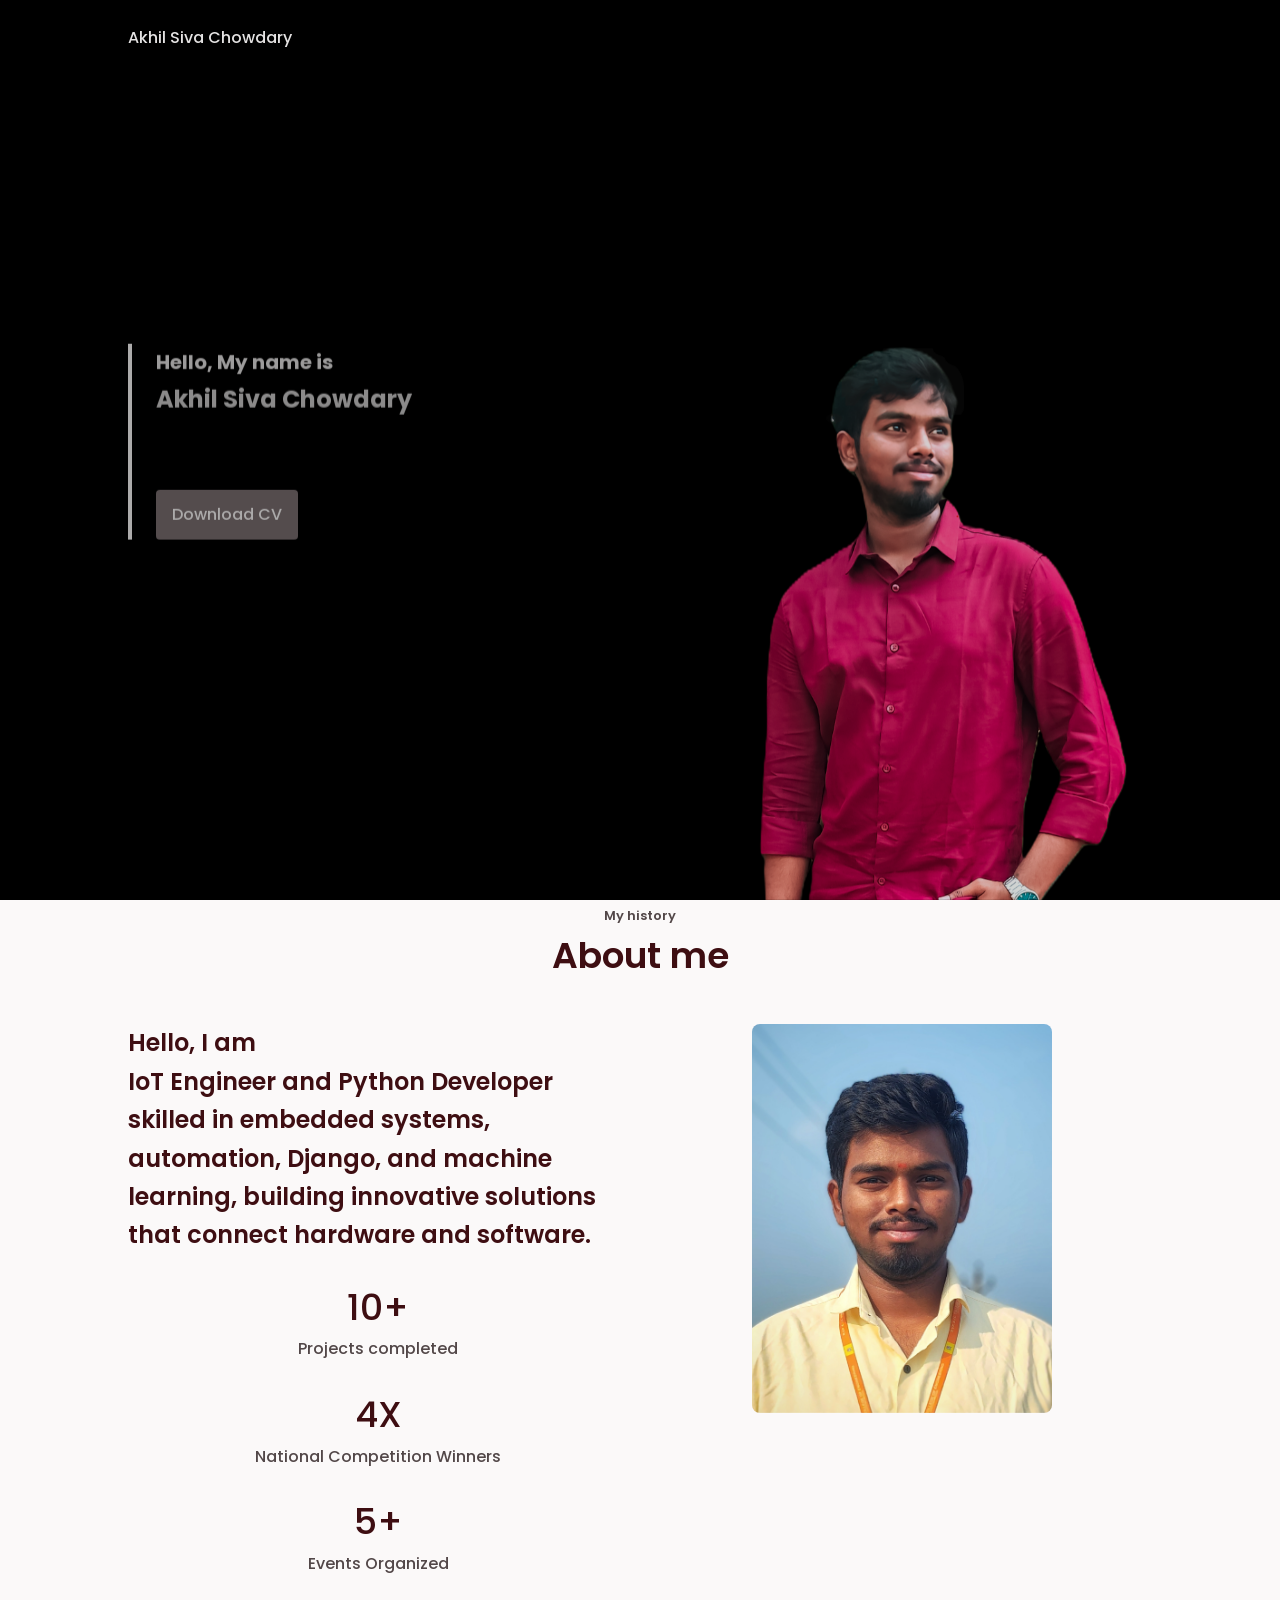
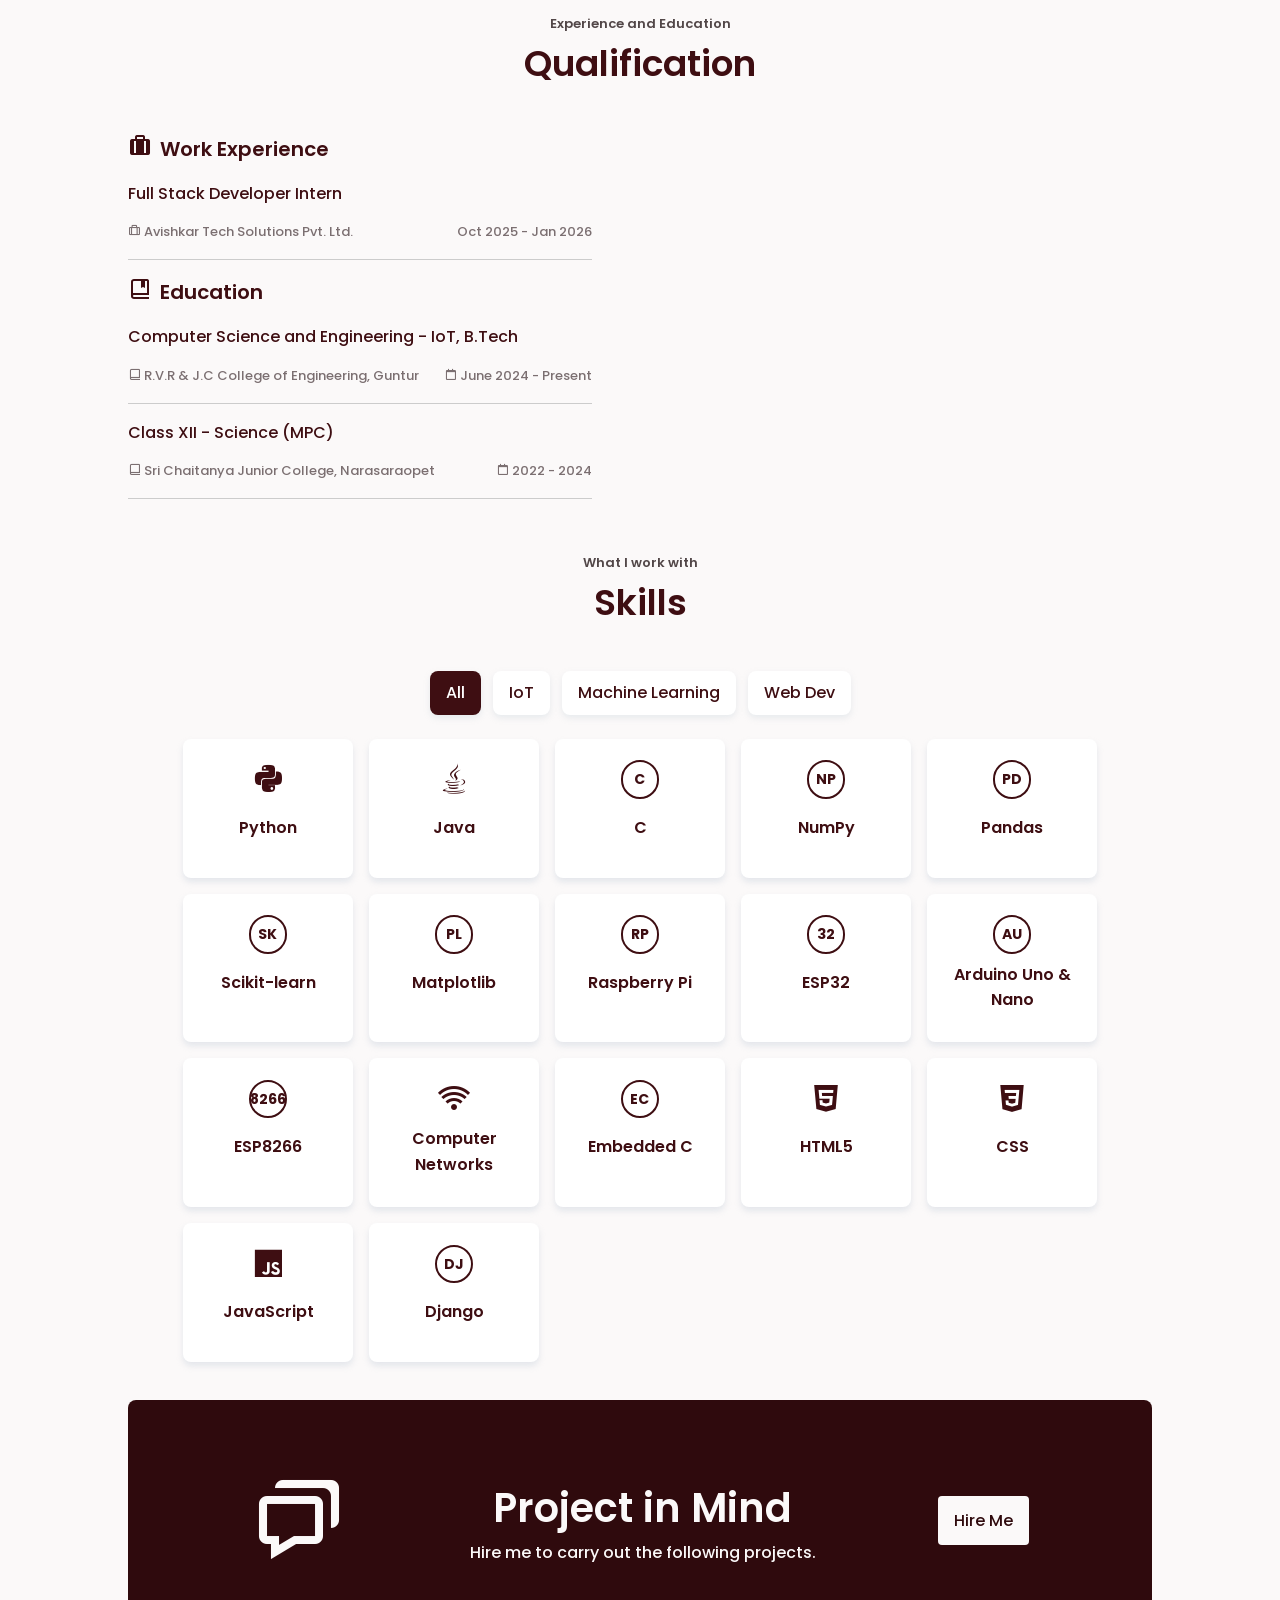
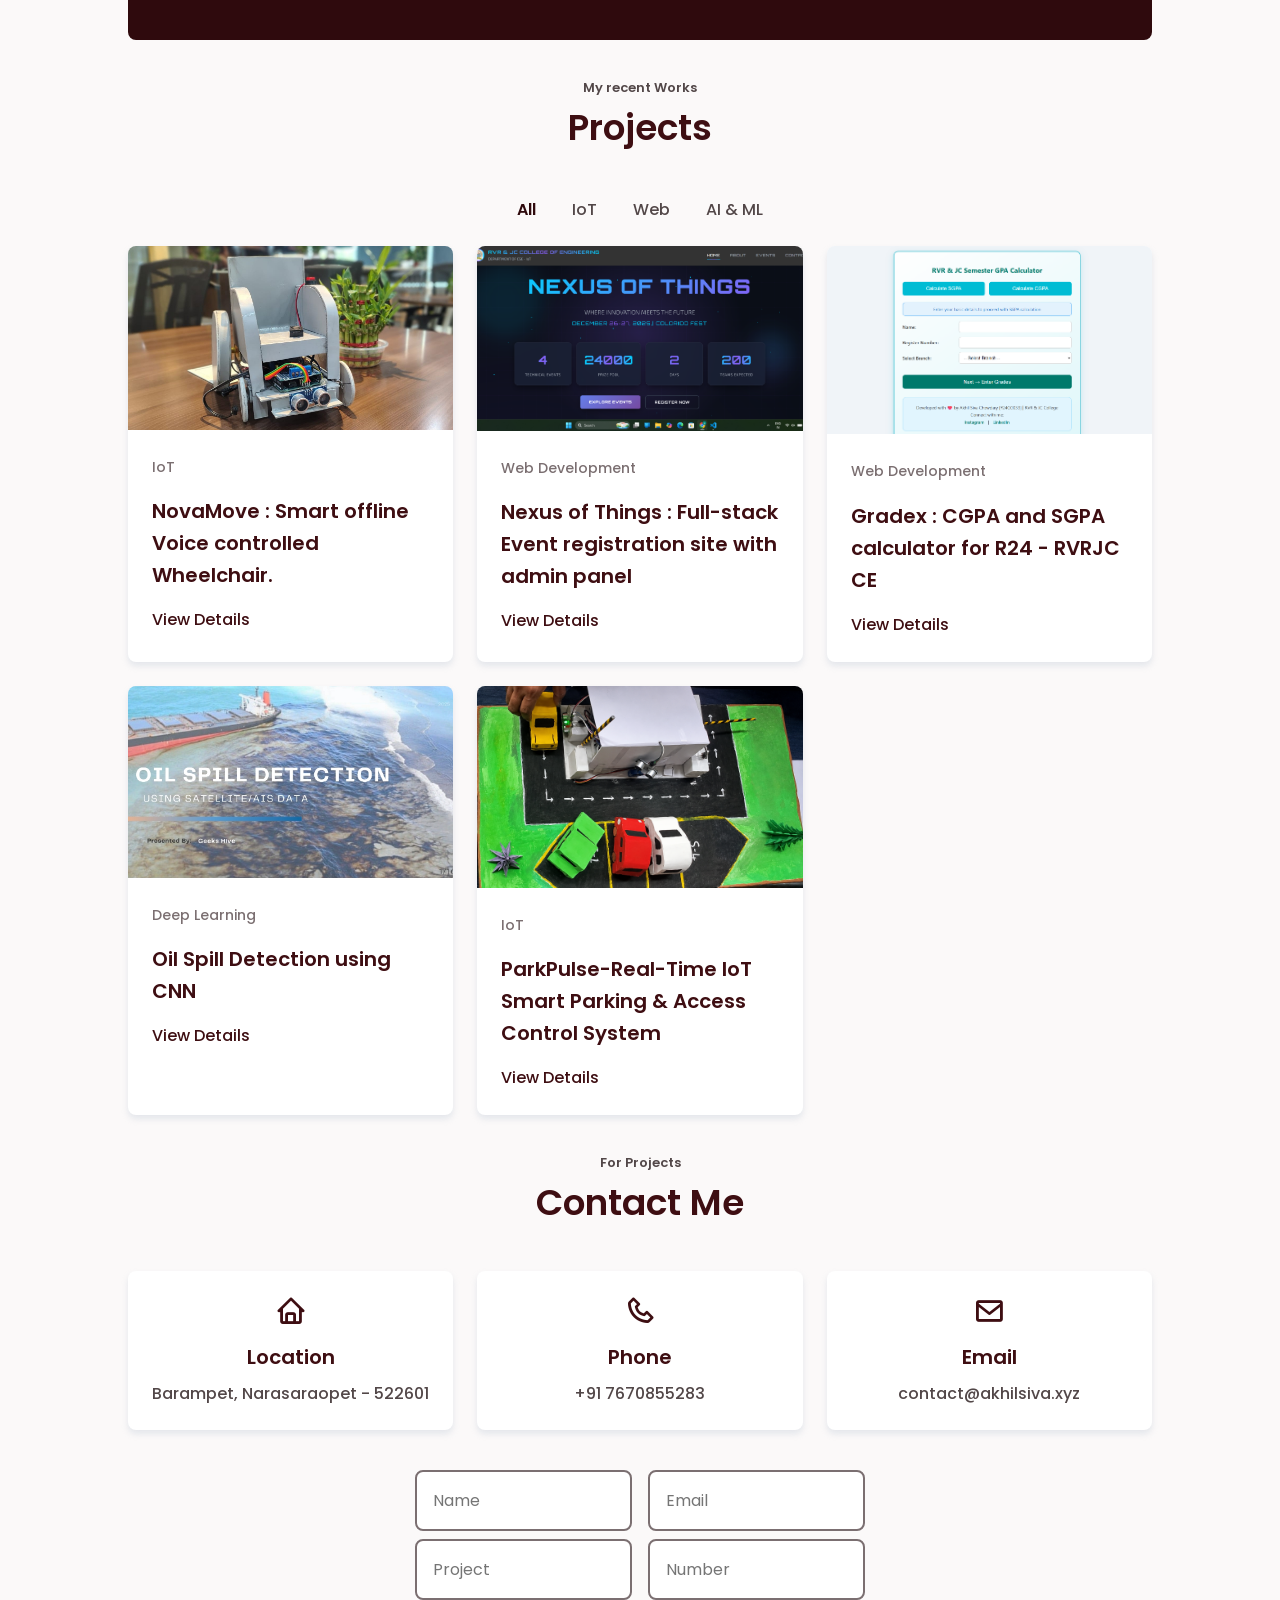
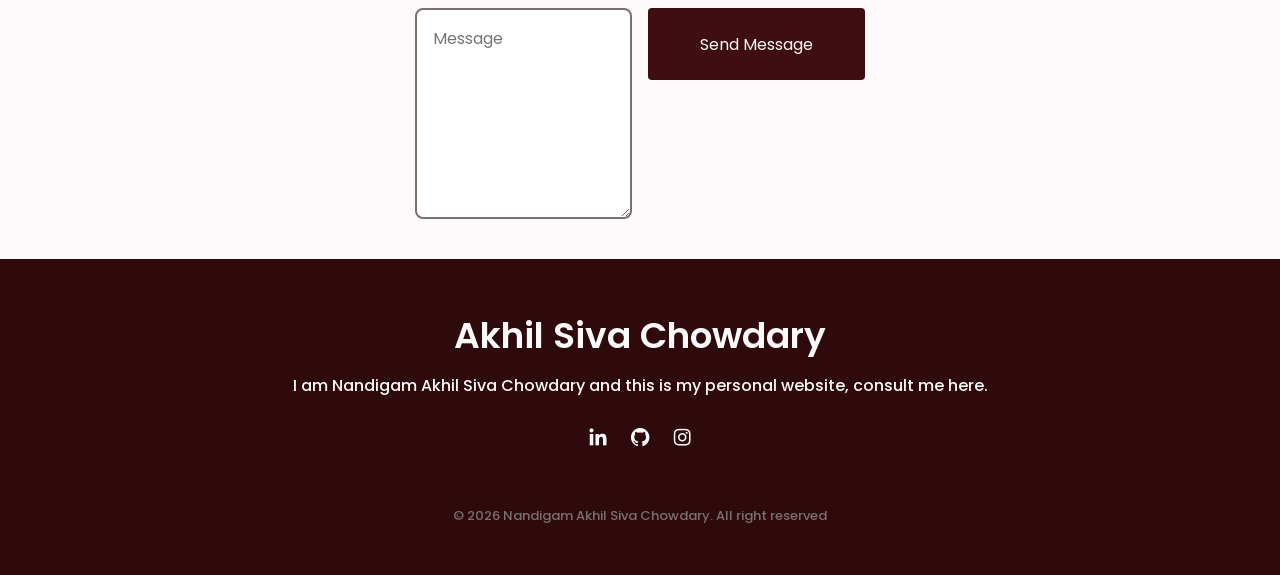
<file: index.html>
<!DOCTYPE html>
<html lang="en">
<head>
    <!-- Google tag (gtag.js) -->
    <script async src="https://www.googletagmanager.com/gtag/js?id=G-6T1WYDZ8G1"></script>
    <script>
    window.dataLayer = window.dataLayer || [];
    function gtag(){dataLayer.push(arguments);}
    gtag('js', new Date());

    gtag('config', 'G-6T1WYDZ8G1');
    </script>
    <meta charset="UTF-8">
    <meta name="viewport" content="width=device-width, initial-scale=1.0">
 
    <title>Akhil Siva Chowdary | IoT Engineer &amp; Python Developer</title>
 
    <meta name="description"
          content="Portfolio of Akhil Siva Chowdary — IoT Engineer, Python Developer &amp; Web Developer from Andhra Pradesh. Expert in ESP32, Arduino, Django, Machine Learning &amp; smart healthcare solutions.">
 
    <meta name="keywords"
          content="Akhil Siva Chowdary, IoT Engineer Andhra Pradesh, Python Developer, ESP32, Arduino, Django, Machine Learning, Flutter, embedded systems, smart wheelchair, NovaMove, AyurVanta, preeclampsia detection">
 
    <meta name="robots" content="index, follow">
 
    <meta name="author" content="Akhil Siva Chowdary">
 
    <link rel="canonical" href="https://akhilsiva.xyz/">
 
    <meta property="og:type"        content="website">
    <meta property="og:url"         content="https://akhilsiva.xyz/">
    <meta property="og:title"       content="Akhil Siva Chowdary | IoT Engineer &amp; Python Developer">
    <meta property="og:description" content="Embedded systems, smart IoT devices, Django backends, and ML models — portfolio of Akhil Siva Chowdary from Andhra Pradesh.">

    <meta property="og:image"       content="https://akhilsiva.xyz/assets/images/about.JPG">
    <meta property="og:image:width"  content="1200">
    <meta property="og:image:height" content="630">
    <meta property="og:locale"      content="en_IN">
    <meta property="og:site_name"   content="Akhil Siva Chowdary">
 
    <link rel="sitemap" type="application/xml" href="https://akhilsiva.xyz/sitemap.xml">

    <meta name="twitter:card"        content="summary_large_image">
    <meta name="twitter:title"       content="Akhil Siva Chowdary | IoT Engineer &amp; Python Developer">
    <meta name="twitter:description" content="Portfolio: ESP32 smart devices, Django backends, ML models &amp; innovative healthcare IoT from Andhra Pradesh.">
    <meta name="twitter:image"       content="https://akhilsiva.xyz/assets/images/about.JPG">
 

    <meta name="theme-color" content="#ffffff">
 
    <link rel="icon" href="assets/favicon/favicon.ico" sizes="any">
    <link rel="icon"             href="assets/favicon/favicon-32x32.png"   type="image/png" sizes="32x32">
    <link rel="icon"             href="assets/favicon/favicon-16x16.png"   type="image/png" sizes="16x16">
    <link rel="apple-touch-icon" href="assets/favicon/apple-touch-icon.png">
    <link rel="manifest"         href="assets/favicon/site.webmanifest">
    <meta name="theme-color"     content="#0F6E56">

    <script type="application/ld+json">
    {
      "@context": "https://schema.org",
      "@type": "Person",
      "name": "Akhil Siva Chowdary",
      "alternateName": "Nandigam Akhil Siva Chowdary",
      "url": "https://akhilsiva.xyz/",
      "image": "https://akhilsiva.xyz/assets/images/about.JPG",
      "email": "contact@akhilsiva.xyz",
      "telephone": "+917670855283",
      "jobTitle": "IoT Engineer & Python Developer",
      "description": "Third-year Computer Science and IoT student at RVR & JC College of Engineering. Specialises in embedded systems, ESP32, Arduino, Django, machine learning, and smart healthcare IoT devices.",
      "address": {
        "@type": "PostalAddress",
        "addressLocality": "Narasaraopet",
        "addressRegion": "Andhra Pradesh",
        "postalCode": "522601",
        "addressCountry": "IN"
      },
      "alumniOf": {
        "@type": "EducationalOrganization",
        "name": "R.V.R. & J.C. College of Engineering",
        "address": {
          "@type": "PostalAddress",
          "addressLocality": "Guntur",
          "addressRegion": "Andhra Pradesh",
          "addressCountry": "IN"
        }
      },
      "knowsAbout": [
        "IoT", "ESP32", "Arduino", "Raspberry Pi", "Embedded Systems",
        "Python", "Django", "Machine Learning", "Keras", "Scikit-learn",
        "Flutter", "HTML", "CSS", "JavaScript", "Computer Networks"
      ],
      "sameAs": [
        "https://www.linkedin.com/in/akhil-siva-chowdary-nandigam-897a99356",
        "https://github.com/Nandigam-Akhil-Siva-Chowdary",
        "https://www.instagram.com/siva_._chowdary_/"
      ]
    }
    </script>
 
    <!-- ── Stylesheets ───────────────────────────────────────── -->
    <link rel="stylesheet" href="assets/css/styles.css">
    <link href="https://unpkg.com/boxicons@2.1.4/css/boxicons.min.css" rel="stylesheet">
</head>
<body>
    <a href="#" class="scrolltop" id="scroll-top">
        <i class='bx bx-chevron-up scrolltop__icon'></i>
    </a>



    <header class="l-header " id="header">
        <nav class="nav bd-container">
            <a href="#" class="nav__logo">Akhil Siva Chowdary</a>
            <div class="nav__menu" id="nav-menu">
                <ul class="nav__list">
                    <li class="nav__item"><a href="#home" class="nav__link active-link">Home</a></li>
                    <li class="nav__item"><a href="#about" class="nav__link">About</a></li>
                    <li class="nav__item"><a href="#services" class="nav__link">Skills</a></li>
                    <li class="nav__item"><a href="#portfolio" class="nav__link">Projects</a></li>
                    <li class="nav__item"><a href="#contact" class="nav__link">ContactMe</a></li>
                </ul>
            </div>

            <div class="nav__toggle" id="nav-toggle"> 
                <i class='bx bx-menu'></i>
            </div>
        </nav>
    </header>

    <main class="l-main">
        <!-- home -->
        <section class="home" id="home">
            <div class="home__container bd-container bd-grid">
                <div class="home__data">
                    <span class="home__greeting">Hello, My name is</span>
                    <h1 class="home__name">Akhil Siva Chowdary</h1>
                    <span class="home__profession" aria-label="IoT Engineer, Python Developer, Web Developer">
                        <span class="home__profession-text home__profession-text--iot">IoT Engineer</span>
                        <span class="home__profession-text home__profession-text--python">Python Developer</span>
                        <span class="home__profession-text home__profession-text--web">Web Developer</span>
                    </span>
                    <a download="" href="assets/pdfs/Akhil_SIva_Chowdary_Resume.pdf" class="button button-light home__button">Download CV</a>
                </div>

                <div class="home__social">
                    <a href="https://www.linkedin.com/in/akhil-siva-chowdary-nandigam-897a99356" class="home__social-icon"><i class='bx bxl-linkedin'></i></a>
                    <a href="https://github.com/Nandigam-Akhil-Siva-Chowdary" class="home__social-icon"><i class='bx bxl-github'></i></a>
                    <a href="https://www.instagram.com/siva_._chowdary_/" class="home__social-icon"><i class='bx bxl-instagram'></i></a>
                </div>

                <div class="home__img">
                    <img src="assets/images/home.png" alt="">
                </div>
            </div>
        </section>

        <section class="about section bd-container" id="about">
            <span class="section-subtitle">My history</span>
            <h2 class="section-title">About me</h2>


            <!-- About -->
            <div class="about__container bd-grid">
                <div class="about__data bd-grid">
                    <p class="about__description">
                        <span>
                            Hello, I am <br>
                        </span>
                        IoT Engineer and Python Developer skilled in embedded systems, automation, Django, and machine learning, building innovative solutions that connect hardware and software.
                    </p>
                    <div>
                        <span class="about__number">10+</span>
                        <span class="about__achievement">Projects completed</span>
                    </div>

                    <div>
                        <span class="about__number">4X</span>
                        <span class="about__achievement">National Competition Winners</span>
                    </div>
                    
                    <div>
                        <span class="about__number">5+</span>
                        <span class="about__achievement">Events Organized</span>
                    </div>
                </div>

                <img src="assets/images/about.JPG" alt="" class="about__img">
            </div>
        </section>

        <!-- Qualification -->

        <section class="qualification section bd-container" >
            <span class="section-subtitle">Experience and Education</span>
            <h2 class="section-title">Qualification</h2>

            <div class="qualification__container bd-grid">
                <div class="qualification__content">
                    <h2 class="qualification__title">
                        <i class='bx bxs-briefcase-alt qualification__title-icon'></i>
                        Work Experience
                    </h2>

                    <div class="bd-grid">
                        <div class="classification__data">
                            <h3 class="qualification__area">
                                Full Stack Developer Intern
                            </h3>

                            <div class="qualification__box">
                                <span class="qualification__work">
                                    <i class='bx bx-briefcase-alt qualification__icon'></i>
                                    Avishkar Tech Solutions Pvt. Ltd.
                                </span>

                                <span class="qualification__work">
                                    <i class='bx bx-calender-alt qualification__icon'></i>
                                    Oct 2025 - Jan 2026
                                </span>
                            </div>
                        </div>
                    </div>
                </div>
            </div>

            <div class="qualification__container bd-grid">
                <div class="qualification__content">
                    <h2 class="qualification__title">
                        <i class='bx bx-book-bookmark qualification__title-icon'></i>
                        Education
                    </h2>

                    <div class="bd-grid">
                        <div class="classification__data">
                            <h3 class="qualification__area">
                                Computer Science and Engineering - IoT, B.Tech
                            </h3>

                            <div class="qualification__box">
                                <span class="qualification__work">
                                    <i class='bx bx-book-alt qualification__icon'></i>
                                    R.V.R & J.C College of Engineering, Guntur<br>
                                </span>

                                <span class="qualification__work">
                                    <i class='bx bx-calendar-alt qualification__icon'></i>
                                    June 2024 - Present
                                </span>
                            </div>

                            <div class="classification__data">
                            <h3 class="qualification__area">
                                Class XII - Science (MPC)
                            </h3>

                            <div class="qualification__box">
                                <span class="qualification__work">
                                    <i class='bx bx-book-alt qualification__icon'></i>
                                    Sri Chaitanya Junior College, Narasaraopet <br>
                                </span>

                                <span class="qualification__work">
                                    <i class='bx bx-calendar-alt qualification__icon'></i>
                                    2022 - 2024
                                </span>
                            </div>

                        </div>
                    </div>
                </div>
            </div>
        </section>

        <!-- Skills -->

        <section class="services section bd-container" id="services">
            <span class="section-subtitle">What I work with</span>
            <h2 class="section-title">Skills</h2>
            <div class="services__filter">
                <input type="radio" name="skills-filter" id="skill-all" checked>
                <input type="radio" name="skills-filter" id="skill-iot">
                <input type="radio" name="skills-filter" id="skill-ml">
                <input type="radio" name="skills-filter" id="skill-web">

                <div class="services__tabs">
                    <label for="skill-all" class="services__tab services__tab--all">All</label>
                    <label for="skill-iot" class="services__tab services__tab--iot">IoT</label>
                    <label for="skill-ml" class="services__tab services__tab--ml">Machine Learning</label>
                    <label for="skill-web" class="services__tab services__tab--web">Web Dev</label>
                </div>

                <div class="services__container bd-grid">
                    <div class="services__data skill-card skill-general">
                        <i class='bx bxl-python services__icon'></i>
                        <h3 class="services__title">Python</h3>
                    </div>

                    <div class="services__data skill-card skill-general">
                        <i class='bx bxl-java services__icon'></i>
                        <h3 class="services__title">Java</h3>
                    </div>

                    <div class="services__data skill-card skill-general">
                        <span class="services__icon services__icon-text">C</span>
                        <h3 class="services__title">C</h3>
                    </div>

                    
                    <div class="services__data skill-card skill-ml">
                        <span class="services__icon services__icon-text">NP</span>
                        <h3 class="services__title">NumPy</h3>
                    </div>

                    <div class="services__data skill-card skill-ml">
                        <span class="services__icon services__icon-text">PD</span>
                        <h3 class="services__title">Pandas</h3>
                    </div>

                    <div class="services__data skill-card skill-ml">
                        <span class="services__icon services__icon-text">SK</span>
                        <h3 class="services__title">Scikit-learn</h3>
                    </div>
<!-- 
                    <div class="services__data skill-card skill-ml">
                        <span class="services__icon services__icon-text">SB</span>
                        <h3 class="services__title">Seaborn</h3>
                    </div> -->

                    <div class="services__data skill-card skill-ml">
                        <span class="services__icon services__icon-text">PL</span>
                        <h3 class="services__title">Matplotlib</h3>
                    </div>

                    <!-- <div class="services__data skill-card skill-ml">
                        <i class='bx bx-line-chart services__icon'></i>
                        <h3 class="services__title">Keras</h3>
                    </div> -->

                    <div class="services__data skill-card skill-iot">
                        <span class="services__icon services__icon-text">RP</span>
                        <h3 class="services__title">Raspberry Pi</h3>
                    </div>

                    <div class="services__data skill-card skill-iot">
                        <span class="services__icon services__icon-text">32</span>
                        <h3 class="services__title">ESP32</h3>
                    </div>

                    <div class="services__data skill-card skill-iot">
                        <span class="services__icon services__icon-text">AU</span>
                        <h3 class="services__title">Arduino Uno & Nano</h3>
                    </div>

                    <div class="services__data skill-card skill-iot">
                        <span class="services__icon services__icon-text">8266</span>
                        <h3 class="services__title">ESP8266</h3>
                    </div>

                    <div class="services__data skill-card skill-iot">
                        <i class='bx bx-wifi services__icon'></i>
                        <h3 class="services__title">Computer Networks</h3>
                    </div>

                    <div class="services__data skill-card skill-iot">
                        <span class="services__icon services__icon-text">EC</span>
                        <h3 class="services__title">Embedded C</h3>
                    </div>


                    <div class="services__data skill-card skill-web">
                        <i class='bx bxl-html5 services__icon'></i>
                        <h3 class="services__title">HTML5</h3>
                    </div>

                    <div class="services__data skill-card skill-web">
                        <i class='bx bxl-css3 services__icon'></i>
                        <h3 class="services__title">CSS</h3>
                    </div>

                    <div class="services__data skill-card skill-web">
                        <i class='bx bxl-javascript services__icon'></i>
                        <h3 class="services__title">JavaScript</h3>
                    </div>

                    <div class="services__data skill-card skill-web">
                        <span class="services__icon services__icon-text">DJ</span>
                        <h3 class="services__title">Django</h3>
                    </div>
                </div>
            </div>

        </section>

        <section class="project section bd-container" >
            <div class="project__container bd-grid">
                <div class="project__data">
                    <i class='bx bx-chat project__icon'></i>
                    <div>
                        <h2 class="project__title">Project in Mind</h2>
                        <p class="project__description">Hire me to carry out the following projects.</p>
                    </div> 

                    <div>
                        <a href="#contact" class="button button-white">Hire Me</a>
                    </div>
                </div>
            </div>
        </section>

        <!-- portfolio -->
        <section class="portfolio section bd-container" id="portfolio">
            <span class="section-subtitle">My recent Works</span>
            <h2 class="section-title">Projects</h2>

            <div class="portfolio__nav">
                <span class="portfolio__item active-portfolio" data-filter="all">All</span>
                <span class="portfolio__item" data-filter=".iot">IoT</span>
                <span class="portfolio__item" data-filter=".web">Web</span>
                <span class="portfolio__item" data-filter=".ml">AI & ML</span>
            </div>

            <div class="portfolio__container bd-grid">
                <div class="portfolio__content mix iot">
                    <a href="novamove.html"><img src="assets/images/NovaMove.jpeg" alt="NovaMove smart offline voice controlled wheelchair" class="portfolio__img"></a>
                    <div class="portfolio__data">
                        <span class="portfolio__subtitle">IoT</span>
                        <a href="novamove.html"><h2 class="portfolio__title">NovaMove : Smart offline Voice controlled Wheelchair.</h2></a>
                        <a href="novamove.html" class="button button-link">View Details</a>
                    </div>
                </div>
                <div class="portfolio__content mix web">
                    <a href="https://nexusofthings.onrender.com/"><img src="assets/images/NoT.png" alt="" class="portfolio__img"></a>
                    <div class="portfolio__data">
                        <span class="portfolio__subtitle">Web Development</span>
                        <a href="https://nexusofthings.onrender.com/"><h2 class="portfolio__title">Nexus of Things : Full-stack Event registration site with admin panel</h2></a>
                        <a href="https://github.com/Nandigam-Akhil-Siva-Chowdary/NexusOfThings" class="button button-link">View Details</a>
                    </div>
                </div>
                
                <div class="portfolio__content mix web">
                    <a href="https://gradex-ogwk.onrender.com"><img src="assets/images/gradex.png" alt="" class="portfolio__img"></a>
                    <div class="portfolio__data">
                        <span class="portfolio__subtitle">Web Development</span>
                        <a href="https://gradex-ogwk.onrender.com"><h2 class="portfolio__title">Gradex : CGPA and SGPA calculator for R24 - RVRJC CE</h2></a>
                        <a href="https://github.com/Nandigam-Akhil-Siva-Chowdary/gradeX" class="button button-link">View Details</a>
                    </div>
                </div>
                <div class="portfolio__content mix ml">
                    <a href="https://github.com/Nandigam-Akhil-Siva-Chowdary/Oil-Spill-Detection-CNN"><img src="assets/images/oil-spill.jpeg" alt="" class="portfolio__img"></a>
                    <div class="portfolio__data">
                        <span class="portfolio__subtitle">Deep Learning</span>
                        <a href="https://github.com/Nandigam-Akhil-Siva-Chowdary/Oil-Spill-Detection-CNN"><h2 class="portfolio__title">Oil Spill Detection using CNN</h2></a>
                        <a href="https://github.com/Nandigam-Akhil-Siva-Chowdary/Oil-Spill-Detection-CNN" class="button button-link">View Details</a>
                    </div>
                </div>
                <div class="portfolio__content mix iot">
                    <a href="parkpulse.html"><img src="assets/images/ParkPulse.png" alt="ParkPulse real-time IoT smart parking and access control system" class="portfolio__img"></a>
                    <div class="portfolio__data">
                        <span class="portfolio__subtitle">IoT</span>
                        <a href="parkpulse.html"><h2 class="portfolio__title">ParkPulse-Real-Time IoT Smart Parking & Access Control System</h2></a>
                        <a href="parkpulse.html" class="button button-link">View Details</a> 
                    </div>
                </div>
            </div>
        </section>

        <section class="contact section bd-container" id="contact">
            <span class="section-subtitle">For Projects</span>
            <h2 class="section-title">Contact Me</h2>

            <div class="contact__container bd-grid">
                <div class="contact__content bd-grid">
                    <div class="contact__box">
                        <i class='bx bx-home contact__icon'></i>
                        <h3 class="contact__title">Location</h3>
                        <span class="contact__description">Barampet, Narasaraopet - 522601</span>
                    </div>

                    <div class="contact__box">
                        <i class='bx bx-phone contact__icon'></i>
                        <h3 class="contact__title">Phone</h3>
                        <span class="contact__description">+91 7670855283</span>
                    </div>

                    <div class="contact__box">
                        <i class='bx bx-envelope contact__icon'></i>
                        <h3 class="contact__title">Email</h3>
                        <span class="contact__description">contact@akhilsiva.xyz</span>
                    </div>

                </div>
                <form action="https://formsubmit.co/akhil2310siva@gmail.com" method="POST" class='contact__form'>
                    <input type="hidden" name="_url" value="https://akhilsiva.xyz/">
                    <div class="contact__inputs">
                        <input type="text" name="name" placeholder="Name" class="contact__input">
                        <input type="email" name="email" placeholder="Email" class="contact__input">
                    </div>
                    <div class="contact__inputs">
                        <input type="text" name="project" placeholder="Project" class="contact__input">
                        <input type="number" name="number" placeholder="Number" class="contact__input">

                        <textarea name="message" id="" cols="0" rows="7" placeholder="Message" class="contact__input"></textarea>

                        <input type="submit" value="Send Message" class="button contact__button">
                    </div>
                </form>
            </div>
        </section>

        <!-- footer -->
        <footer class="footer">
            <div class="footer__container bd-container">
                <h1 class="footer__title">Akhil Siva Chowdary</h1>
                <p class="footer__description">I am Nandigam Akhil Siva Chowdary and this is my personal website, consult me here.</p>

                <div class="footer__social">
                    <a href="https://www.linkedin.com/in/akhil-siva-chowdary-nandigam-897a99356" class="footer__link"><i class='bx bxl-linkedin'> </i></a>
                    <a href="https://github.com/Nandigam-Akhil-Siva-Chowdary" class="footer__link"><i class='bx bxl-github'> </i></a>
                    <a href="https://www.instagram.com/siva_._chowdary_/" class="footer__link"><i class='bx bxl-instagram'> </i></a>
                </div>
                <p class="footer__copy">&#169; 2026 Nandigam Akhil Siva Chowdary. All right reserved</p>
            </div>
        </footer>

    </main>
    <script src="assets/js/mixitup.min.js"></script>
    <script src="assets/js/gsap.min.js"></script>
    <script src="assets/js/main.js"></script>
</body>
</html>
</file>
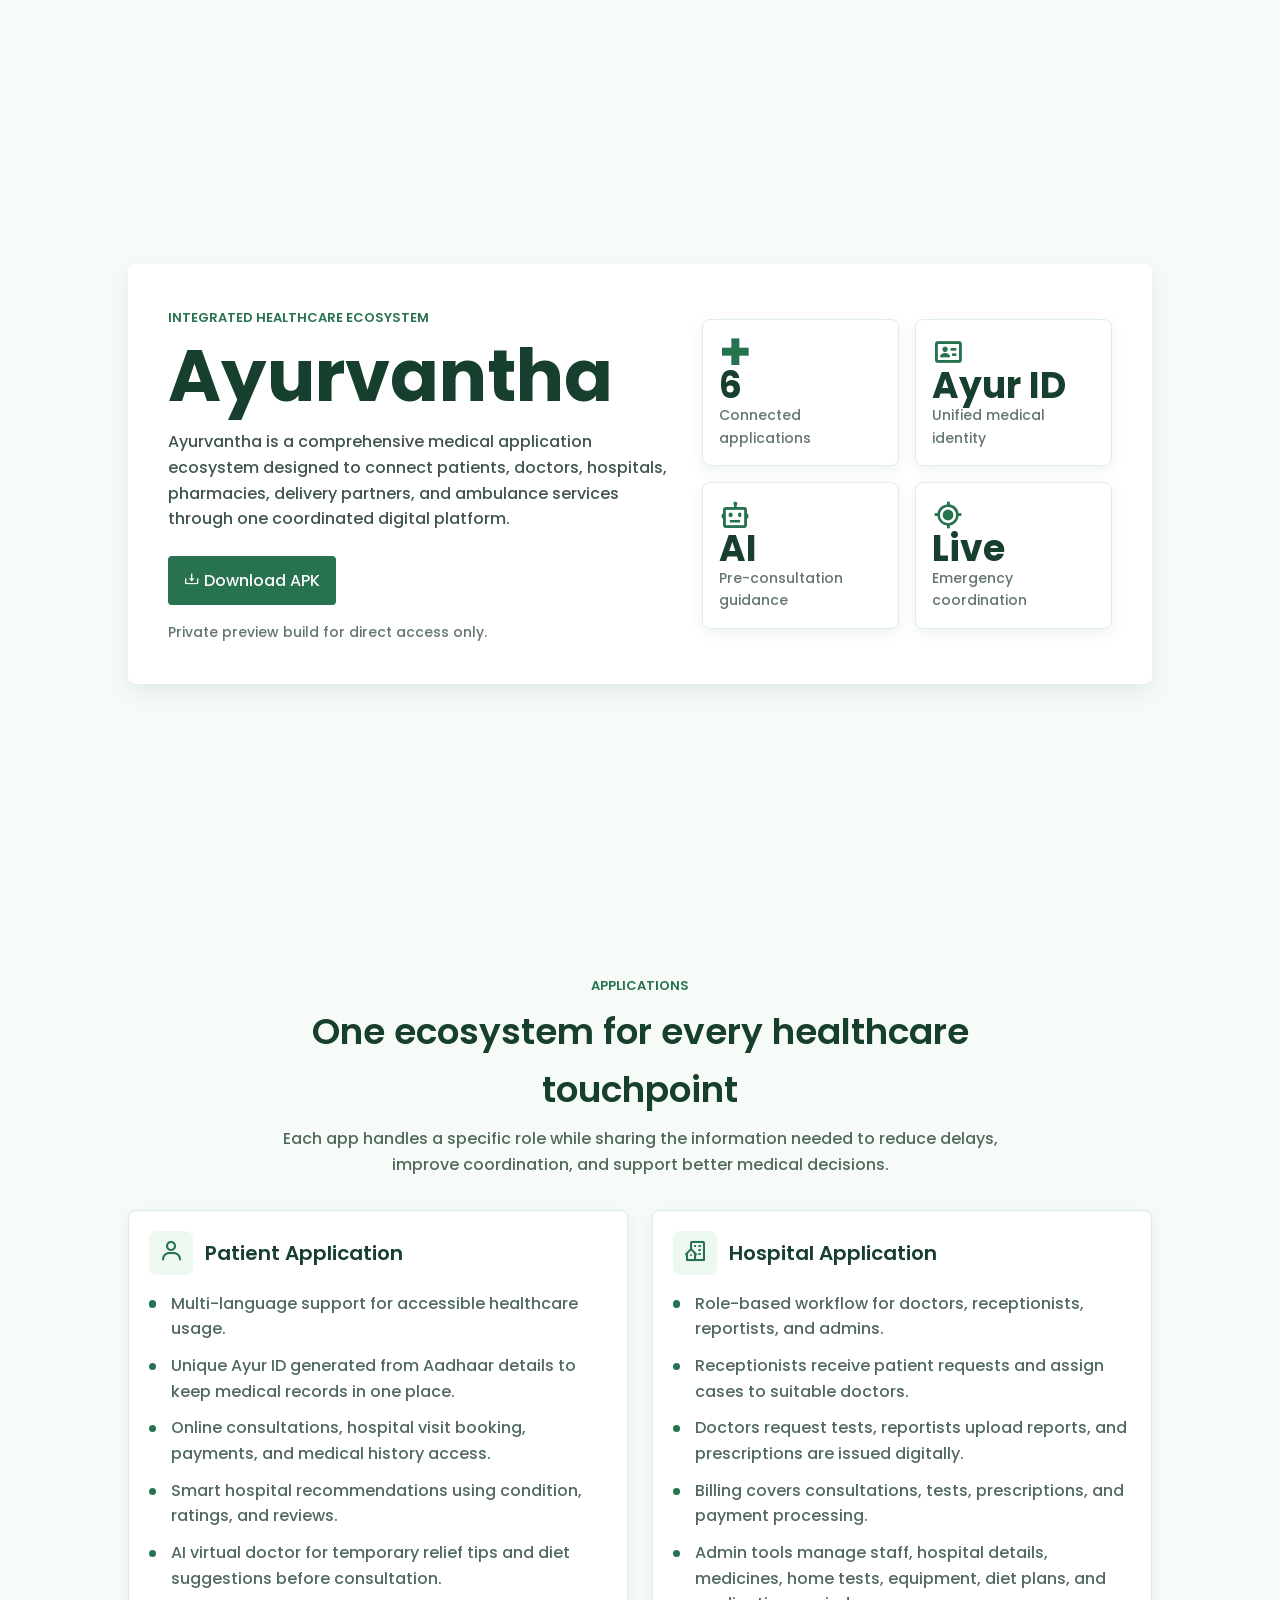
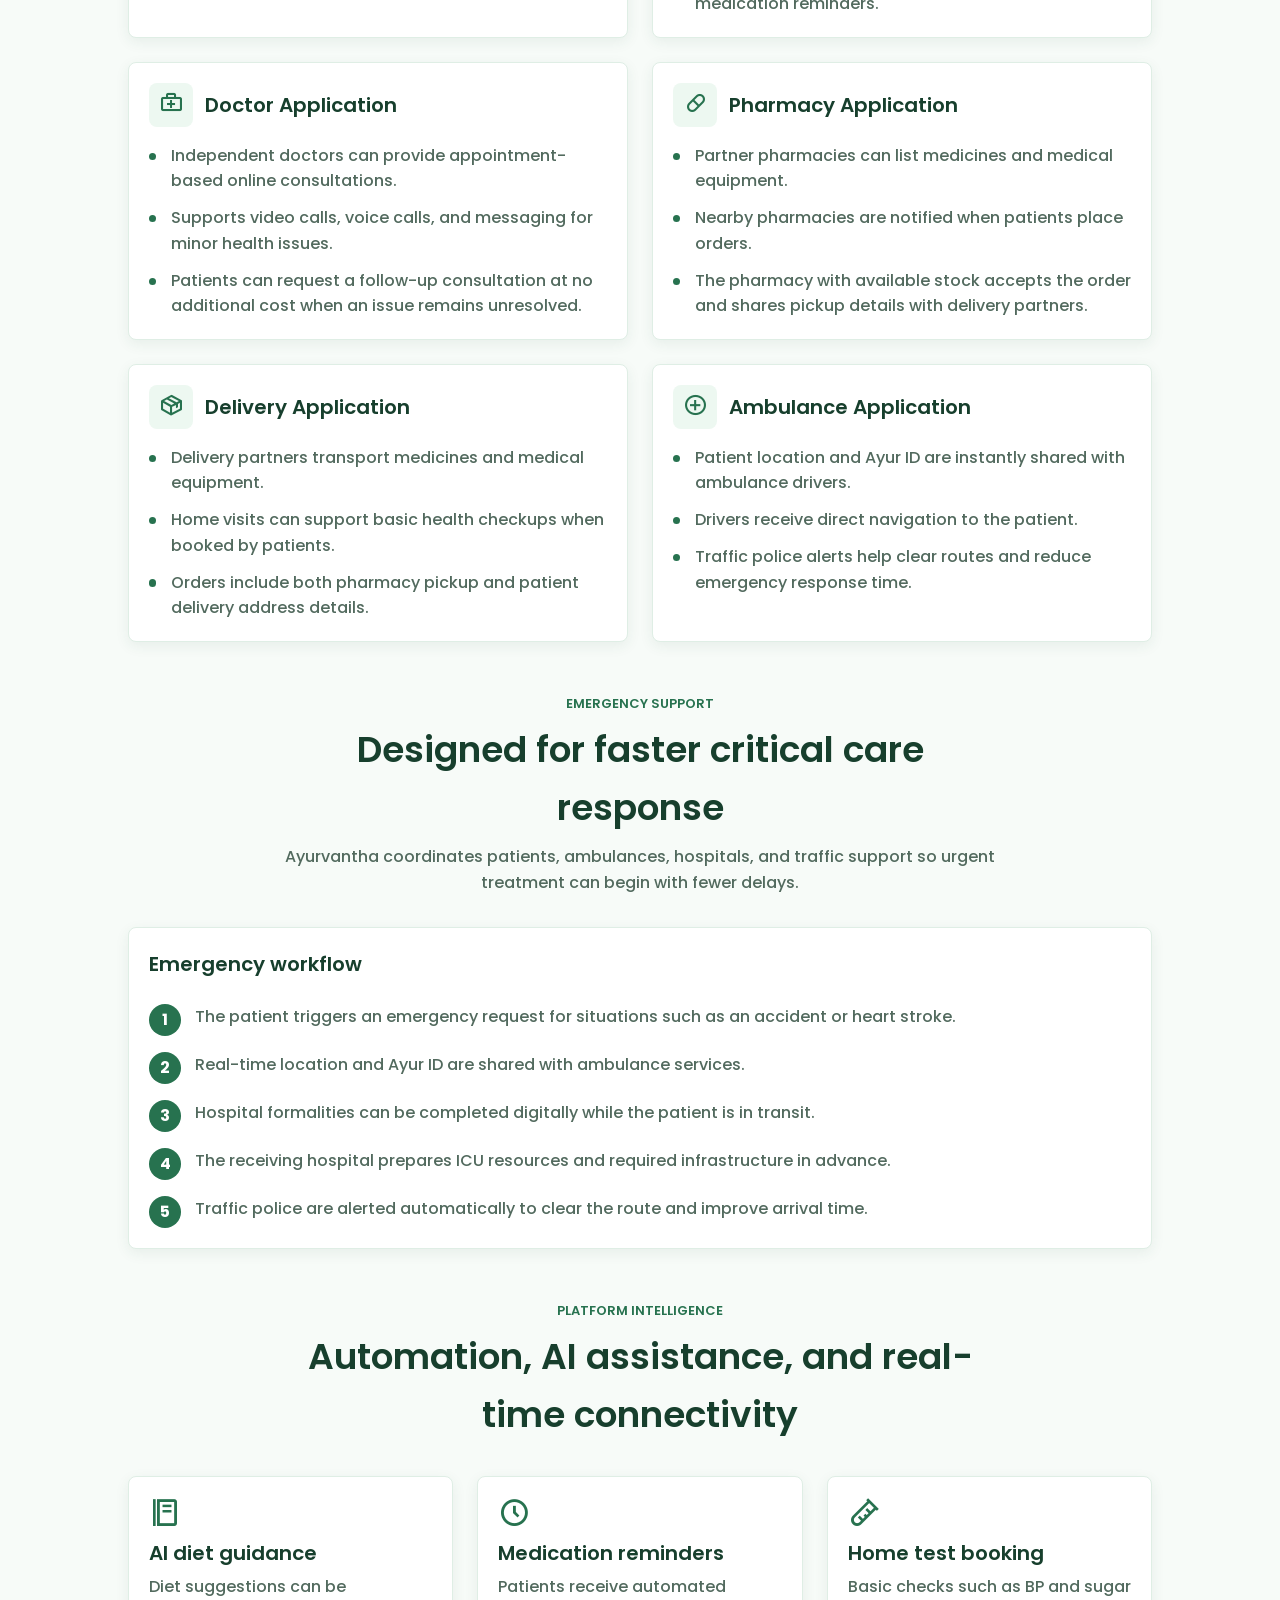
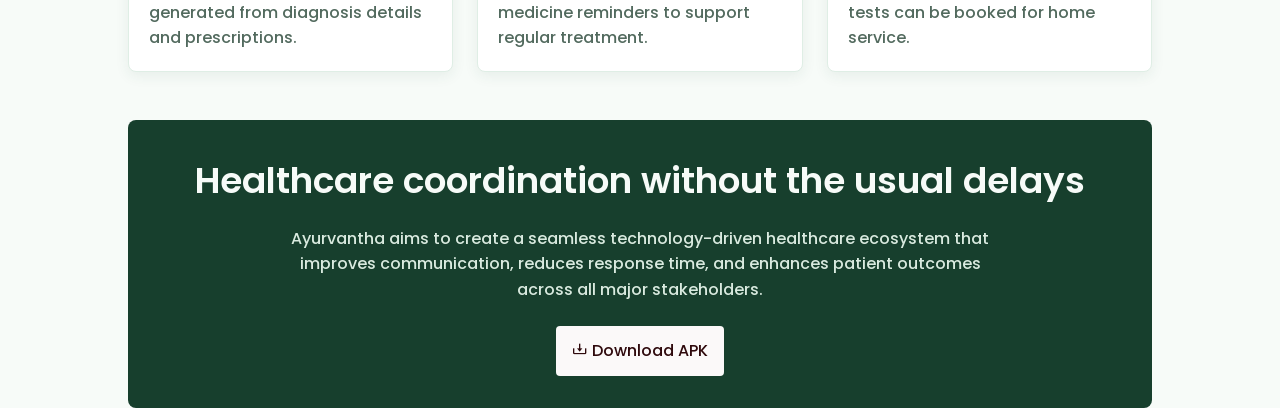
<file: ayurvantha.html>
<!DOCTYPE html>
<html lang="en">
<head>
    <meta charset="UTF-8">
    <meta name="viewport" content="width=device-width, initial-scale=1.0">
    <meta name="robots" content="noindex, nofollow">
    <meta name="description" content="Ayurvantha integrated healthcare application ecosystem by Akhil Siva Chowdary.">
    <title>Ayurvantha | Healthcare Application Ecosystem</title>

    <link rel="icon" href="assets/favicon/favicon.ico" sizes="any">
    <link rel="stylesheet" href="assets/css/styles.css">
    <link href="https://unpkg.com/boxicons@2.1.4/css/boxicons.min.css" rel="stylesheet">

    <style>
        body {
            background: #f7fbf8;
        }

        .secret-page {
            padding-top: calc(var(--header-height) + 1.5rem);
        }

        .ayur-hero {
            min-height: calc(100vh - var(--header-height));
            display: grid;
            align-content: center;
            padding-bottom: 3rem;
        }

        .ayur-hero__panel {
            display: grid;
            gap: 2rem;
            align-items: center;
            background: #ffffff;
            border-radius: .5rem;
            padding: 1.5rem;
            box-shadow: 0 8px 22px rgba(34, 85, 62, .1);
        }

        .ayur-hero__label,
        .ayur-section__label {
            color: #27724f;
            font-size: var(--smaller-font-size);
            font-weight: var(--font-semi-bold);
            letter-spacing: 0;
            text-transform: uppercase;
        }

        .ayur-hero__title {
            color: #173f2d;
            font-size: var(--biggest-font-size);
            line-height: 1.05;
            margin: .5rem 0 1rem;
        }

        .ayur-hero__description {
            color: #41564b;
            margin-bottom: var(--mb-3);
        }

        .ayur-hero__actions {
            display: flex;
            flex-wrap: wrap;
            gap: 1rem;
            align-items: center;
        }

        .ayur-download {
            background: #27724f;
        }

        .ayur-download:hover {
            background: #173f2d;
        }

        .ayur-note {
            color: #63766c;
            font-size: var(--small-font-size);
        }

        .ayur-hero__visual {
            display: grid;
            gap: 1rem;
            grid-template-columns: repeat(2, minmax(0, 1fr));
        }

        .ayur-stat,
        .ayur-card,
        .ayur-flow,
        .ayur-feature {
            background: #ffffff;
            border: 1px solid #dfeee5;
            border-radius: .5rem;
            box-shadow: 0 4px 14px rgba(34, 85, 62, .08);
        }

        .ayur-stat {
            min-height: 8.5rem;
            padding: 1rem;
            display: flex;
            flex-direction: column;
            justify-content: space-between;
        }

        .ayur-stat i {
            color: #27724f;
            font-size: 2rem;
        }

        .ayur-stat span {
            color: #173f2d;
            font-size: var(--h1-font-size);
            font-weight: var(--font-bold);
            line-height: 1;
        }

        .ayur-stat p {
            color: #63766c;
            font-size: var(--small-font-size);
        }

        .ayur-section {
            padding-top: 3rem;
        }

        .ayur-section__header {
            max-width: 720px;
            margin: 0 auto var(--mb-4);
            text-align: center;
        }

        .ayur-section__title {
            color: #173f2d;
            font-size: var(--h1-font-size);
            margin: .35rem 0 var(--mb-1);
        }

        .ayur-section__text {
            color: #526a5e;
        }

        .ayur-grid {
            grid-template-columns: 1fr;
        }

        .ayur-card {
            padding: 1.25rem;
        }

        .ayur-card__top {
            display: flex;
            align-items: center;
            gap: .75rem;
            margin-bottom: var(--mb-2);
        }

        .ayur-card__icon {
            display: inline-flex;
            align-items: center;
            justify-content: center;
            min-width: 2.75rem;
            height: 2.75rem;
            border-radius: .5rem;
            background: #edf8f1;
            color: #27724f;
            font-size: 1.55rem;
        }

        .ayur-card h3,
        .ayur-flow h3,
        .ayur-feature h3 {
            color: #173f2d;
            font-size: var(--h3-font-size);
        }

        .ayur-card ul {
            display: grid;
            gap: .7rem;
            color: #526a5e;
            list-style: none;
        }

        .ayur-card li {
            position: relative;
            padding-left: 1.35rem;
        }

        .ayur-card li::before {
            content: "";
            position: absolute;
            left: 0;
            top: .62rem;
            width: .45rem;
            height: .45rem;
            border-radius: 50%;
            background: #27724f;
        }

        .ayur-flow {
            padding: 1.25rem;
        }

        .ayur-flow__steps {
            display: grid;
            gap: 1rem;
            margin-top: var(--mb-3);
        }

        .ayur-flow__step {
            display: flex;
            gap: .85rem;
            align-items: flex-start;
        }

        .ayur-flow__step span {
            display: inline-flex;
            align-items: center;
            justify-content: center;
            min-width: 2rem;
            height: 2rem;
            border-radius: 50%;
            background: #27724f;
            color: #fff;
            font-weight: var(--font-bold);
            line-height: 1;
        }

        .ayur-flow__step p {
            color: #526a5e;
        }

        .ayur-feature-grid {
            grid-template-columns: 1fr;
        }

        .ayur-feature {
            padding: 1.25rem;
        }

        .ayur-feature i {
            color: #27724f;
            font-size: 2rem;
            margin-bottom: var(--mb-1);
        }

        .ayur-feature p {
            color: #526a5e;
            margin-top: .35rem;
        }

        .ayur-closing {
            background: #173f2d;
            color: #f7fbf8;
            border-radius: .5rem;
            padding: 2rem 1.25rem;
            text-align: center;
        }

        .ayur-closing h2 {
            font-size: var(--h1-font-size);
            margin-bottom: var(--mb-2);
        }

        .ayur-closing p {
            max-width: 720px;
            margin: 0 auto var(--mb-3);
            color: #d9eadf;
        }

        @media screen and (min-width: 768px) {
            .ayur-hero__panel {
                grid-template-columns: 1.1fr .9fr;
                padding: 2.5rem;
            }

            .ayur-grid {
                grid-template-columns: repeat(2, minmax(0, 1fr));
            }

            .ayur-feature-grid {
                grid-template-columns: repeat(3, minmax(0, 1fr));
            }
        }
    </style>
</head>
<body>
    <main class="secret-page">
        <section class="ayur-hero bd-container">
            <div class="ayur-hero__panel">
                <div>
                    <span class="ayur-hero__label">Integrated healthcare ecosystem</span>
                    <h1 class="ayur-hero__title">Ayurvantha</h1>
                    <p class="ayur-hero__description">
                        Ayurvantha is a comprehensive medical application ecosystem designed to connect patients, doctors, hospitals, pharmacies, delivery partners, and ambulance services through one coordinated digital platform.
                    </p>
                    <div class="ayur-hero__actions">
                        <a download href="assets/apks/ayurvanta.apk" class="button ayur-download">
                            <i class='bx bx-download'></i>
                            Download APK
                        </a>
                        <span class="ayur-note">Private preview build for direct access only.</span>
                    </div>
                </div>

                <div class="ayur-hero__visual" aria-label="Ayurvantha application overview">
                    <div class="ayur-stat">
                        <i class='bx bx-plus-medical'></i>
                        <span>6</span>
                        <p>Connected applications</p>
                    </div>
                    <div class="ayur-stat">
                        <i class='bx bx-id-card'></i>
                        <span>Ayur ID</span>
                        <p>Unified medical identity</p>
                    </div>
                    <div class="ayur-stat">
                        <i class='bx bx-bot'></i>
                        <span>AI</span>
                        <p>Pre-consultation guidance</p>
                    </div>
                    <div class="ayur-stat">
                        <i class='bx bx-current-location'></i>
                        <span>Live</span>
                        <p>Emergency coordination</p>
                    </div>
                </div>
            </div>
        </section>

        <section class="ayur-section bd-container">
            <div class="ayur-section__header">
                <span class="ayur-section__label">Applications</span>
                <h2 class="ayur-section__title">One ecosystem for every healthcare touchpoint</h2>
                <p class="ayur-section__text">
                    Each app handles a specific role while sharing the information needed to reduce delays, improve coordination, and support better medical decisions.
                </p>
            </div>

            <div class="ayur-grid bd-grid">
                <article class="ayur-card">
                    <div class="ayur-card__top">
                        <span class="ayur-card__icon"><i class='bx bx-user'></i></span>
                        <h3>Patient Application</h3>
                    </div>
                    <ul>
                        <li>Multi-language support for accessible healthcare usage.</li>
                        <li>Unique Ayur ID generated from Aadhaar details to keep medical records in one place.</li>
                        <li>Online consultations, hospital visit booking, payments, and medical history access.</li>
                        <li>Smart hospital recommendations using condition, ratings, and reviews.</li>
                        <li>AI virtual doctor for temporary relief tips and diet suggestions before consultation.</li>
                    </ul>
                </article>

                <article class="ayur-card">
                    <div class="ayur-card__top">
                        <span class="ayur-card__icon"><i class='bx bx-building-house'></i></span>
                        <h3>Hospital Application</h3>
                    </div>
                    <ul>
                        <li>Role-based workflow for doctors, receptionists, reportists, and admins.</li>
                        <li>Receptionists receive patient requests and assign cases to suitable doctors.</li>
                        <li>Doctors request tests, reportists upload reports, and prescriptions are issued digitally.</li>
                        <li>Billing covers consultations, tests, prescriptions, and payment processing.</li>
                        <li>Admin tools manage staff, hospital details, medicines, home tests, equipment, diet plans, and medication reminders.</li>
                    </ul>
                </article>

                <article class="ayur-card">
                    <div class="ayur-card__top">
                        <span class="ayur-card__icon"><i class='bx bx-first-aid'></i></span>
                        <h3>Doctor Application</h3>
                    </div>
                    <ul>
                        <li>Independent doctors can provide appointment-based online consultations.</li>
                        <li>Supports video calls, voice calls, and messaging for minor health issues.</li>
                        <li>Patients can request a follow-up consultation at no additional cost when an issue remains unresolved.</li>
                    </ul>
                </article>

                <article class="ayur-card">
                    <div class="ayur-card__top">
                        <span class="ayur-card__icon"><i class='bx bx-capsule'></i></span>
                        <h3>Pharmacy Application</h3>
                    </div>
                    <ul>
                        <li>Partner pharmacies can list medicines and medical equipment.</li>
                        <li>Nearby pharmacies are notified when patients place orders.</li>
                        <li>The pharmacy with available stock accepts the order and shares pickup details with delivery partners.</li>
                    </ul>
                </article>

                <article class="ayur-card">
                    <div class="ayur-card__top">
                        <span class="ayur-card__icon"><i class='bx bx-package'></i></span>
                        <h3>Delivery Application</h3>
                    </div>
                    <ul>
                        <li>Delivery partners transport medicines and medical equipment.</li>
                        <li>Home visits can support basic health checkups when booked by patients.</li>
                        <li>Orders include both pharmacy pickup and patient delivery address details.</li>
                    </ul>
                </article>

                <article class="ayur-card">
                    <div class="ayur-card__top">
                        <span class="ayur-card__icon"><i class='bx bx-plus-circle'></i></span>
                        <h3>Ambulance Application</h3>
                    </div>
                    <ul>
                        <li>Patient location and Ayur ID are instantly shared with ambulance drivers.</li>
                        <li>Drivers receive direct navigation to the patient.</li>
                        <li>Traffic police alerts help clear routes and reduce emergency response time.</li>
                    </ul>
                </article>
            </div>
        </section>

        <section class="ayur-section bd-container">
            <div class="ayur-section__header">
                <span class="ayur-section__label">Emergency support</span>
                <h2 class="ayur-section__title">Designed for faster critical care response</h2>
                <p class="ayur-section__text">
                    Ayurvantha coordinates patients, ambulances, hospitals, and traffic support so urgent treatment can begin with fewer delays.
                </p>
            </div>

            <div class="ayur-flow">
                <h3>Emergency workflow</h3>
                <div class="ayur-flow__steps">
                    <div class="ayur-flow__step">
                        <span>1</span>
                        <p>The patient triggers an emergency request for situations such as an accident or heart stroke.</p>
                    </div>
                    <div class="ayur-flow__step">
                        <span>2</span>
                        <p>Real-time location and Ayur ID are shared with ambulance services.</p>
                    </div>
                    <div class="ayur-flow__step">
                        <span>3</span>
                        <p>Hospital formalities can be completed digitally while the patient is in transit.</p>
                    </div>
                    <div class="ayur-flow__step">
                        <span>4</span>
                        <p>The receiving hospital prepares ICU resources and required infrastructure in advance.</p>
                    </div>
                    <div class="ayur-flow__step">
                        <span>5</span>
                        <p>Traffic police are alerted automatically to clear the route and improve arrival time.</p>
                    </div>
                </div>
            </div>
        </section>

        <section class="ayur-section bd-container">
            <div class="ayur-section__header">
                <span class="ayur-section__label">Platform intelligence</span>
                <h2 class="ayur-section__title">Automation, AI assistance, and real-time connectivity</h2>
            </div>

            <div class="ayur-feature-grid bd-grid">
                <article class="ayur-feature">
                    <i class='bx bx-food-menu'></i>
                    <h3>AI diet guidance</h3>
                    <p>Diet suggestions can be generated from diagnosis details and prescriptions.</p>
                </article>
                <article class="ayur-feature">
                    <i class='bx bx-time-five'></i>
                    <h3>Medication reminders</h3>
                    <p>Patients receive automated medicine reminders to support regular treatment.</p>
                </article>
                <article class="ayur-feature">
                    <i class='bx bx-test-tube'></i>
                    <h3>Home test booking</h3>
                    <p>Basic checks such as BP and sugar tests can be booked for home service.</p>
                </article>
            </div>
        </section>

        <section class="ayur-section bd-container">
            <div class="ayur-closing">
                <h2>Healthcare coordination without the usual delays</h2>
                <p>
                    Ayurvantha aims to create a seamless technology-driven healthcare ecosystem that improves communication, reduces response time, and enhances patient outcomes across all major stakeholders.
                </p>
                <a download href="assets/apks/ayurvanta.apk" class="button button-white">
                    <i class='bx bx-download'></i>
                    Download APK
                </a>
            </div>
        </section>
    </main>
</body>
</html>
</file>
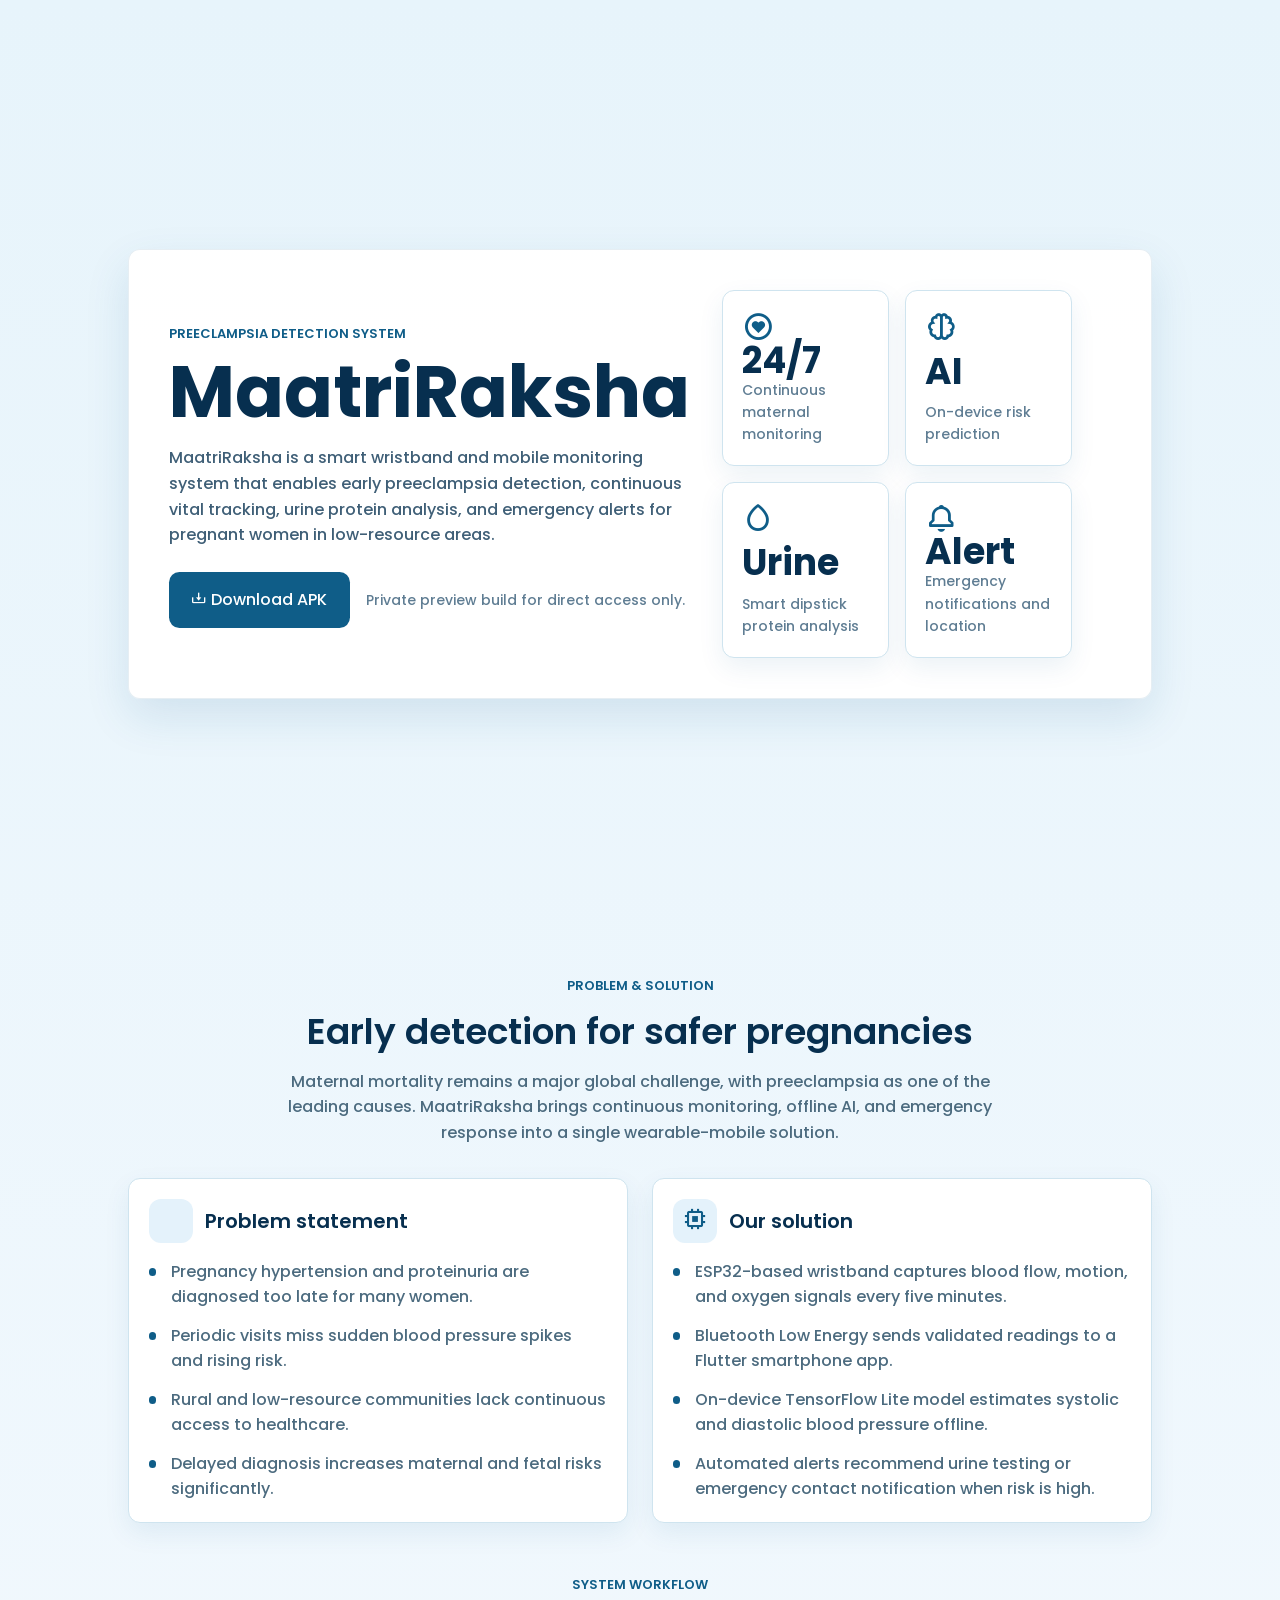
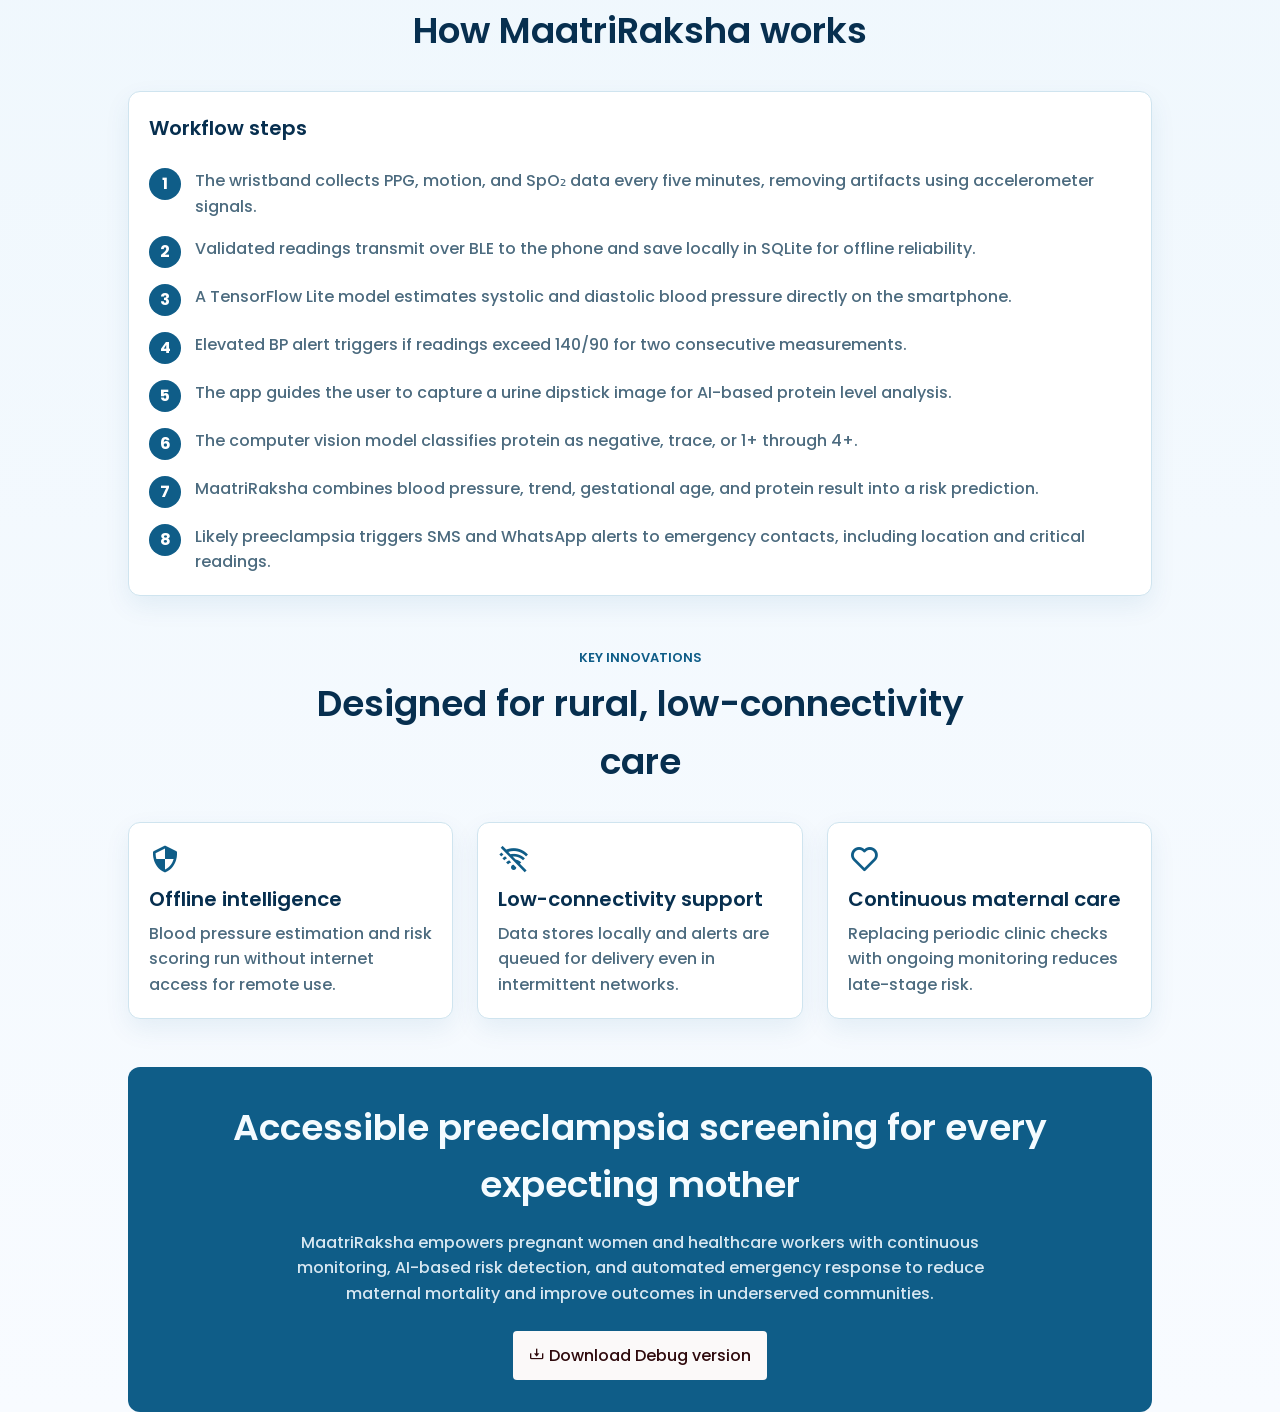
<file: maatriraksha.html>
<!DOCTYPE html>
<html lang="en">
<head>
    <meta charset="UTF-8">
    <meta name="viewport" content="width=device-width, initial-scale=1.0">
    <meta name="robots" content="noindex, nofollow">
    <meta name="description" content="MaatriRaksha is a smart preeclampsia detection wristband and mobile monitoring system for early pregnancy risk detection.">
    <title>MaatriRaksha | Smart Preeclampsia Detection Wristband</title>

    <link rel="icon" href="assets/favicon/favicon.ico" sizes="any">
    <link rel="stylesheet" href="assets/css/styles.css">
    <link href="https://unpkg.com/boxicons@2.1.4/css/boxicons.min.css" rel="stylesheet">

    <style>
        body {
            background: linear-gradient(180deg, #e7f4fb 0%, #f8fbff 100%);
        }

        .secret-page {
            padding-top: calc(var(--header-height) + 1.5rem);
        }

        .ayur-hero {
            min-height: calc(100vh - var(--header-height));
            display: grid;
            align-content: center;
            padding-bottom: 3rem;
        }

        .ayur-hero__panel {
            display: grid;
            gap: 2rem;
            align-items: center;
            background: rgba(255, 255, 255, 0.96);
            border-radius: .75rem;
            padding: 1.75rem;
            box-shadow: 0 18px 45px rgba(15, 93, 136, 0.12);
            border: 1px solid rgba(15, 93, 136, 0.1);
        }

        .ayur-hero__label,
        .ayur-section__label {
            color: #0f5d88;
            font-size: var(--smaller-font-size);
            font-weight: var(--font-semi-bold);
            letter-spacing: 0;
            text-transform: uppercase;
        }

        .ayur-hero__title {
            color: #072f4f;
            font-size: var(--biggest-font-size);
            line-height: 1.05;
            margin: .5rem 0 1rem;
        }

        .ayur-hero__description {
            color: #3f5f77;
            margin-bottom: var(--mb-3);
        }

        .ayur-hero__actions {
            display: flex;
            flex-wrap: wrap;
            gap: 1rem;
            align-items: center;
        }

        .ayur-download {
            background: #0f5d88;
            color: #fff;
            border-radius: .65rem;
            padding: .95rem 1.4rem;
        }

        .ayur-download:hover {
            background: #08445f;
        }

        .ayur-note {
            color: #5f7d93;
            font-size: var(--small-font-size);
        }

        .ayur-hero__visual {
            display: grid;
            gap: 1rem;
            grid-template-columns: repeat(2, minmax(0, 1fr));
        }

        .ayur-stat,
        .ayur-card,
        .ayur-flow,
        .ayur-feature {
            background: #ffffff;
            border: 1px solid #cfe4ef;
            border-radius: .75rem;
            box-shadow: 0 10px 26px rgba(15, 93, 136, .08);
        }

        .ayur-stat {
            min-height: 8.5rem;
            padding: 1.2rem;
            display: flex;
            flex-direction: column;
            justify-content: space-between;
        }

        .ayur-stat i {
            color: #0f5d88;
            font-size: 2rem;
        }

        .ayur-stat span {
            color: #072f4f;
            font-size: var(--h1-font-size);
            font-weight: var(--font-bold);
            line-height: 1;
        }

        .ayur-stat p {
            color: #5f7d93;
            font-size: var(--small-font-size);
        }

        .ayur-section {
            padding-top: 3rem;
        }

        .ayur-section__header {
            max-width: 720px;
            margin: 0 auto var(--mb-4);
            text-align: center;
        }

        .ayur-section__title {
            color: #072f4f;
            font-size: var(--h1-font-size);
            margin: .35rem 0 var(--mb-1);
        }

        .ayur-section__text {
            color: #4c6b7f;
        }

        .ayur-grid {
            grid-template-columns: 1fr;
        }

        .ayur-card {
            padding: 1.25rem;
        }

        .ayur-card__top {
            display: flex;
            align-items: center;
            gap: .75rem;
            margin-bottom: var(--mb-2);
        }

        .ayur-card__icon {
            display: inline-flex;
            align-items: center;
            justify-content: center;
            min-width: 2.75rem;
            height: 2.75rem;
            border-radius: .75rem;
            background: #e4f2fb;
            color: #0f5d88;
            font-size: 1.55rem;
        }

        .ayur-card h3,
        .ayur-flow h3,
        .ayur-feature h3 {
            color: #072f4f;
            font-size: var(--h3-font-size);
        }

        .ayur-card ul {
            display: grid;
            gap: .8rem;
            color: #4c6b7f;
            list-style: none;
        }

        .ayur-card li {
            position: relative;
            padding-left: 1.35rem;
        }

        .ayur-card li::before {
            content: "";
            position: absolute;
            left: 0;
            top: .62rem;
            width: .45rem;
            height: .45rem;
            border-radius: 50%;
            background: #0f5d88;
        }

        .ayur-flow {
            padding: 1.25rem;
        }

        .ayur-flow__steps {
            display: grid;
            gap: 1rem;
            margin-top: var(--mb-3);
        }

        .ayur-flow__step {
            display: flex;
            gap: .85rem;
            align-items: flex-start;
        }

        .ayur-flow__step span {
            display: inline-flex;
            align-items: center;
            justify-content: center;
            min-width: 2rem;
            height: 2rem;
            border-radius: 50%;
            background: #0f5d88;
            color: #fff;
            font-weight: var(--font-bold);
            line-height: 1;
        }

        .ayur-flow__step p {
            color: #4c6b7f;
        }

        .ayur-feature-grid {
            grid-template-columns: 1fr;
        }

        .ayur-feature {
            padding: 1.25rem;
        }

        .ayur-feature i {
            color: #0f5d88;
            font-size: 2rem;
            margin-bottom: var(--mb-1);
        }

        .ayur-feature p {
            color: #4c6b7f;
            margin-top: .35rem;
        }

        .ayur-closing {
            background: #0f5d88;
            color: #f4fbff;
            border-radius: .75rem;
            padding: 2rem 1.25rem;
            text-align: center;
        }

        .ayur-closing h2 {
            font-size: var(--h1-font-size);
            margin-bottom: var(--mb-2);
        }

        .ayur-closing p {
            max-width: 720px;
            margin: 0 auto var(--mb-3);
            color: #d7e7f1;
        }

        @media screen and (min-width: 768px) {
            .ayur-hero__panel {
                grid-template-columns: 1.1fr .9fr;
                padding: 2.5rem;
            }

            .ayur-grid {
                grid-template-columns: repeat(2, minmax(0, 1fr));
            }

            .ayur-feature-grid {
                grid-template-columns: repeat(3, minmax(0, 1fr));
            }
        }
    </style>
</head>
<body>
    <main class="secret-page">
        <section class="ayur-hero bd-container">
            <div class="ayur-hero__panel">
                <div>
                    <span class="ayur-hero__label">Preeclampsia detection system</span>
                    <h1 class="ayur-hero__title">MaatriRaksha</h1>
                    <p class="ayur-hero__description">
                        MaatriRaksha is a smart wristband and mobile monitoring system that enables early preeclampsia detection, continuous vital tracking, urine protein analysis, and emergency alerts for pregnant women in low-resource areas.
                    </p>
                    <div class="ayur-hero__actions">
                        <a download href="assets/apks/MaatriRaksha.apk" class="button ayur-download">
                            <i class='bx bx-download'></i>
                            Download APK
                        </a>
                        <span class="ayur-note">Private preview build for direct access only.</span>
                    </div>
                </div>

                <div class="ayur-hero__visual" aria-label="MaatriRaksha system overview">
                    <div class="ayur-stat">
                        <i class='bx bx-heart-circle'></i>
                        <span>24/7</span>
                        <p>Continuous maternal monitoring</p>
                    </div>
                    <div class="ayur-stat">
                        <i class='bx bx-brain'></i>
                        <span>AI</span>
                        <p>On-device risk prediction</p>
                    </div>
                    <div class="ayur-stat">
                        <i class='bx bx-droplet'></i>
                        <span>Urine</span>
                        <p>Smart dipstick protein analysis</p>
                    </div>
                    <div class="ayur-stat">
                        <i class='bx bx-bell'></i>
                        <span>Alert</span>
                        <p>Emergency notifications and location</p>
                    </div>
                </div>
            </div>
        </section>

        <section class="ayur-section bd-container">
            <div class="ayur-section__header">
                <span class="ayur-section__label">Problem & solution</span>
                <h2 class="ayur-section__title">Early detection for safer pregnancies</h2>
                <p class="ayur-section__text">
                    Maternal mortality remains a major global challenge, with preeclampsia as one of the leading causes. MaatriRaksha brings continuous monitoring, offline AI, and emergency response into a single wearable-mobile solution.
                </p>
            </div>

            <div class="ayur-grid bd-grid">
                <article class="ayur-card">
                    <div class="ayur-card__top">
                        <span class="ayur-card__icon"><i class='bx bx-stethoscope'></i></span>
                        <h3>Problem statement</h3>
                    </div>
                    <ul>
                        <li>Pregnancy hypertension and proteinuria are diagnosed too late for many women.</li>
                        <li>Periodic visits miss sudden blood pressure spikes and rising risk.</li>
                        <li>Rural and low-resource communities lack continuous access to healthcare.</li>
                        <li>Delayed diagnosis increases maternal and fetal risks significantly.</li>
                    </ul>
                </article>

                <article class="ayur-card">
                    <div class="ayur-card__top">
                        <span class="ayur-card__icon"><i class='bx bx-chip'></i></span>
                        <h3>Our solution</h3>
                    </div>
                    <ul>
                        <li>ESP32-based wristband captures blood flow, motion, and oxygen signals every five minutes.</li>
                        <li>Bluetooth Low Energy sends validated readings to a Flutter smartphone app.</li>
                        <li>On-device TensorFlow Lite model estimates systolic and diastolic blood pressure offline.</li>
                        <li>Automated alerts recommend urine testing or emergency contact notification when risk is high.</li>
                    </ul>
                </article>
            </div>
        </section>

        <section class="ayur-section bd-container">
            <div class="ayur-section__header">
                <span class="ayur-section__label">System workflow</span>
                <h2 class="ayur-section__title">How MaatriRaksha works</h2>
            </div>

            <div class="ayur-flow">
                <h3>Workflow steps</h3>
                <div class="ayur-flow__steps">
                    <div class="ayur-flow__step">
                        <span>1</span>
                        <p>The wristband collects PPG, motion, and SpO₂ data every five minutes, removing artifacts using accelerometer signals.</p>
                    </div>
                    <div class="ayur-flow__step">
                        <span>2</span>
                        <p>Validated readings transmit over BLE to the phone and save locally in SQLite for offline reliability.</p>
                    </div>
                    <div class="ayur-flow__step">
                        <span>3</span>
                        <p>A TensorFlow Lite model estimates systolic and diastolic blood pressure directly on the smartphone.</p>
                    </div>
                    <div class="ayur-flow__step">
                        <span>4</span>
                        <p>Elevated BP alert triggers if readings exceed 140/90 for two consecutive measurements.</p>
                    </div>
                    <div class="ayur-flow__step">
                        <span>5</span>
                        <p>The app guides the user to capture a urine dipstick image for AI-based protein level analysis.</p>
                    </div>
                    <div class="ayur-flow__step">
                        <span>6</span>
                        <p>The computer vision model classifies protein as negative, trace, or 1+ through 4+.</p>
                    </div>
                    <div class="ayur-flow__step">
                        <span>7</span>
                        <p>MaatriRaksha combines blood pressure, trend, gestational age, and protein result into a risk prediction.</p>
                    </div>
                    <div class="ayur-flow__step">
                        <span>8</span>
                        <p>Likely preeclampsia triggers SMS and WhatsApp alerts to emergency contacts, including location and critical readings.</p>
                    </div>
                </div>
            </div>
        </section>

        <section class="ayur-section bd-container">
            <div class="ayur-section__header">
                <span class="ayur-section__label">Key innovations</span>
                <h2 class="ayur-section__title">Designed for rural, low-connectivity care</h2>
            </div>

            <div class="ayur-feature-grid bd-grid">
                <article class="ayur-feature">
                    <i class='bx bx-shield-quarter'></i>
                    <h3>Offline intelligence</h3>
                    <p>Blood pressure estimation and risk scoring run without internet access for remote use.</p>
                </article>
                <article class="ayur-feature">
                    <i class='bx bx-wifi-off'></i>
                    <h3>Low-connectivity support</h3>
                    <p>Data stores locally and alerts are queued for delivery even in intermittent networks.</p>
                </article>
                <article class="ayur-feature">
                    <i class='bx bx-heart'></i>
                    <h3>Continuous maternal care</h3>
                    <p>Replacing periodic clinic checks with ongoing monitoring reduces late-stage risk.</p>
                </article>
            </div>
        </section>

        <section class="ayur-section bd-container">
            <div class="ayur-closing">
                <h2>Accessible preeclampsia screening for every expecting mother</h2>
                <p>
                    MaatriRaksha empowers pregnant women and healthcare workers with continuous monitoring, AI-based risk detection, and automated emergency response to reduce maternal mortality and improve outcomes in underserved communities.
                </p>
                <a download href="assets/apks/MaatriRaksha-Debug.apk" class="button button-white">
                    <i class='bx bx-download'></i>
                    Download Debug version
                </a>
            </div>
        </section>
    </main>
</body>
</html>
</file>
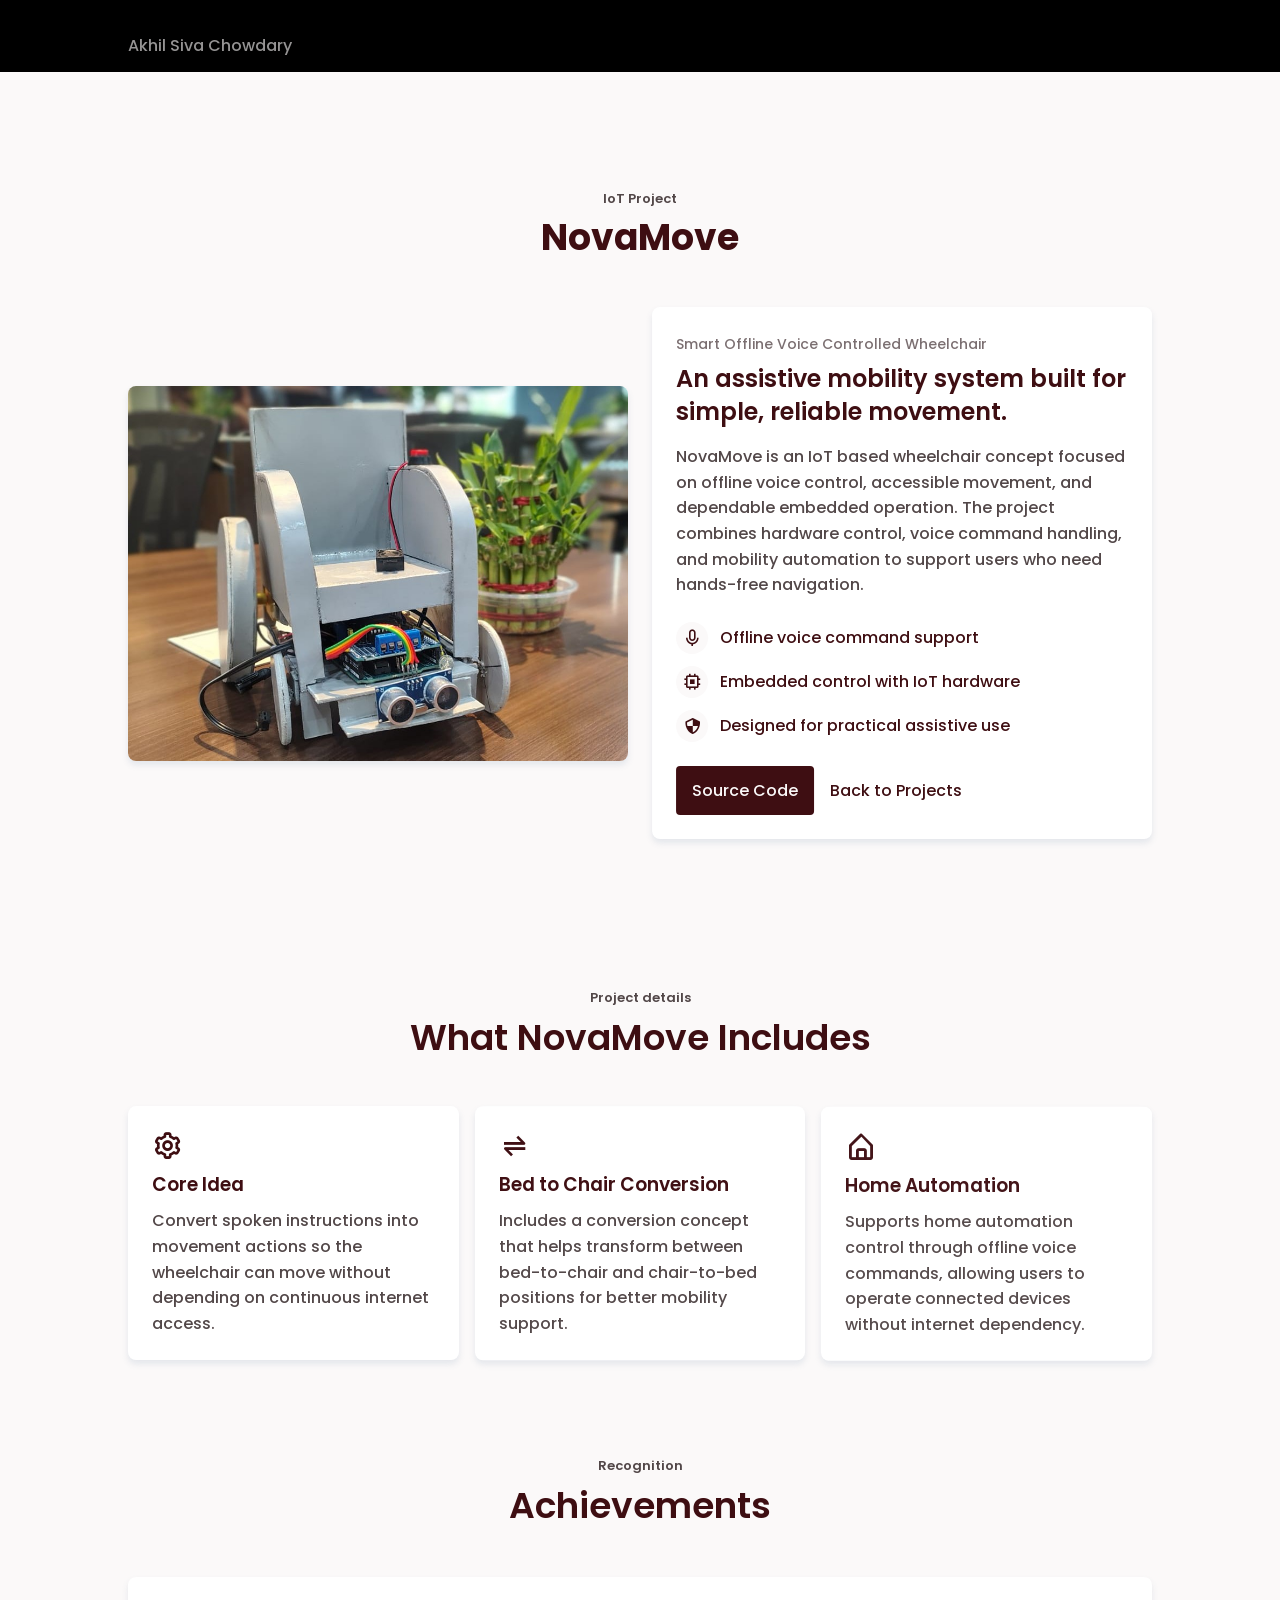
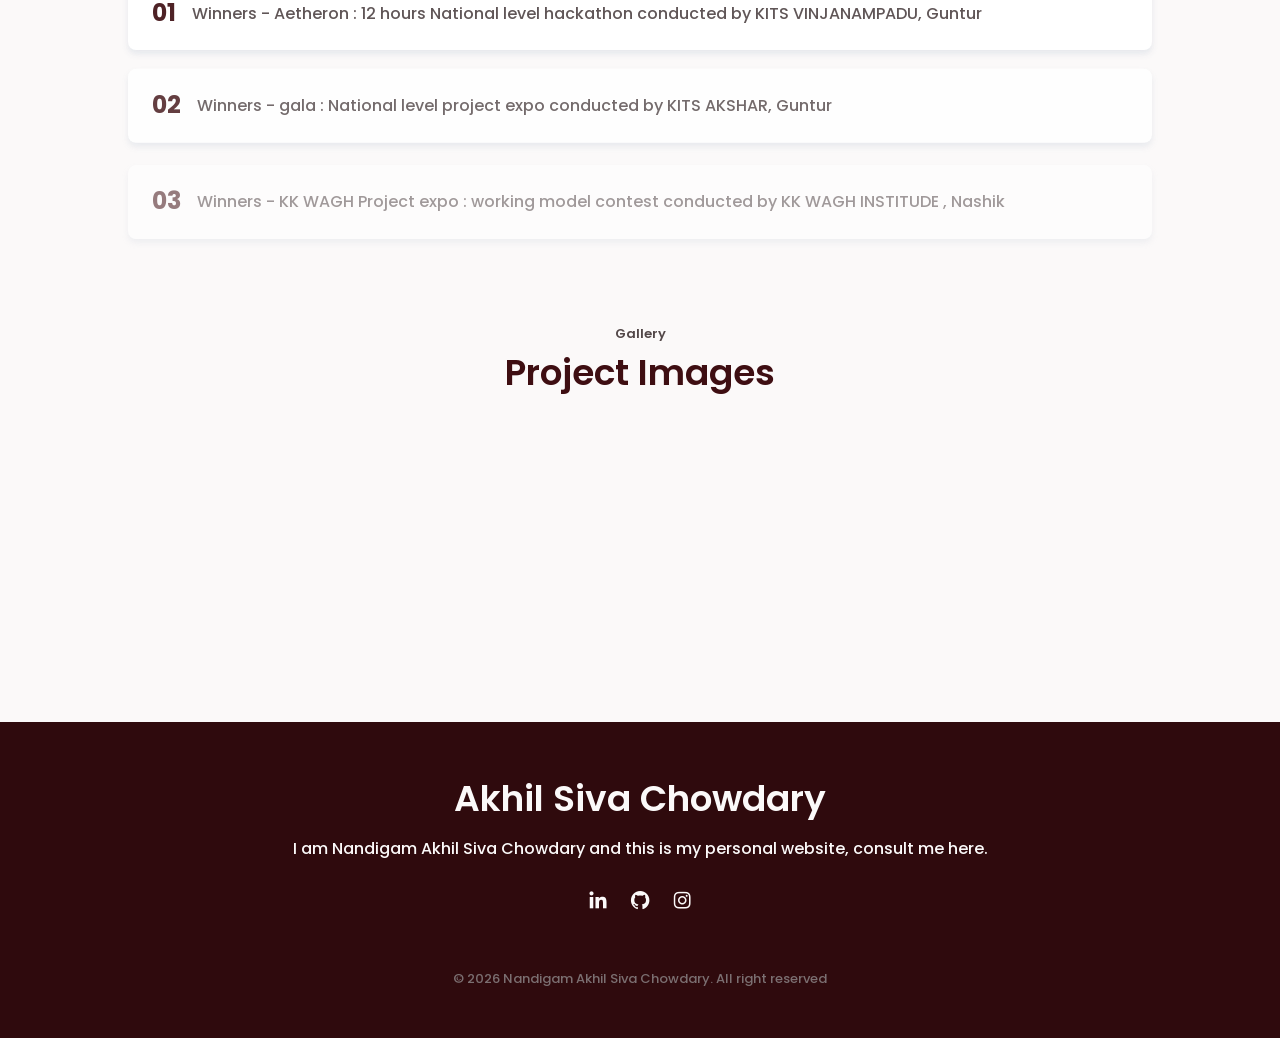
<file: novamove.html>
<!DOCTYPE html>
<html lang="en">
<head>
    <meta charset="UTF-8">
    <meta name="viewport" content="width=device-width, initial-scale=1.0">
    <link rel="stylesheet" href="assets/css/styles.css">
    <link href='https://unpkg.com/boxicons@2.0.7/css/boxicons.min.css' rel="stylesheet" >

    <title>NovaMove Project | Akhil Siva Chowdary</title>
</head>
<body>
    <a href="#" class="scrolltop" id="scroll-top">
        <i class='bx bx-chevron-up scrolltop__icon'></i>
    </a>

    <header class="l-header" id="header">
        <nav class="nav bd-container">
            <a href="index.html#home" class="nav__logo">Akhil Siva Chowdary</a>
            <div class="nav__menu" id="nav-menu">
                <ul class="nav__list">
                    <li class="nav__item"><a href="index.html#home" class="nav__link">Home</a></li>
                    <li class="nav__item"><a href="index.html#about" class="nav__link">About</a></li>
                    <li class="nav__item"><a href="index.html#services" class="nav__link">Skills</a></li>
                    <li class="nav__item"><a href="index.html#portfolio" class="nav__link active-link">Projects</a></li>
                    <li class="nav__item"><a href="index.html#contact" class="nav__link">ContactMe</a></li>
                </ul>
            </div>

            <div class="nav__toggle" id="nav-toggle">
                <i class='bx bx-menu'></i>
            </div>
        </nav>
    </header>

    <main class="l-main project-page">
        <section class="project-detail section bd-container">
            <span class="section-subtitle project-detail__eyebrow">IoT Project</span>
            <h1 class="section-title project-detail__title">NovaMove</h1>

            <div class="project-detail__hero bd-grid">
                <div class="project-detail__media">
                    <img src="assets/images/NovaMove.jpeg" alt="NovaMove smart offline voice controlled wheelchair prototype">
                </div>

                <div class="project-detail__content">
                    <span class="project-detail__tag">Smart Offline Voice Controlled Wheelchair</span>
                    <h2 class="project-detail__heading">An assistive mobility system built for simple, reliable movement.</h2>
                    <p class="project-detail__description">
                        NovaMove is an IoT based wheelchair concept focused on offline voice control, accessible movement, and dependable embedded operation. The project combines hardware control, voice command handling, and mobility automation to support users who need hands-free navigation.
                    </p>

                    <div class="project-detail__points">
                        <div>
                            <i class='bx bx-microphone'></i>
                            <span>Offline voice command support</span>
                        </div>
                        <div>
                            <i class='bx bx-chip'></i>
                            <span>Embedded control with IoT hardware</span>
                        </div>
                        <div>
                            <i class='bx bx-shield-quarter'></i>
                            <span>Designed for practical assistive use</span>
                        </div>
                    </div>

                    <div class="project-detail__actions">
                        <a href="https://github.com/Nandigam-Akhil-Siva-Chowdary/NovaMove" class="button">Source Code</a>
                        <a href="index.html#portfolio" class="button button-link">Back to Projects</a>
                    </div>
                </div>
            </div>
        </section>

        <section class="project-info section bd-container">
            <span class="section-subtitle">Project details</span>
            <h2 class="section-title">What NovaMove Includes</h2>

            <div class="project-info__grid bd-grid">
                <div class="project-info__box">
                    <i class='bx bx-cog project-info__icon'></i>
                    <h3>Core Idea</h3>
                    <p>Convert spoken instructions into movement actions so the wheelchair can move without depending on continuous internet access.</p>
                </div>

                <div class="project-info__box">
                    <i class='bx bx-transfer-alt project-info__icon'></i>
                    <h3>Bed to Chair Conversion</h3>
                    <p>Includes a conversion concept that helps transform between bed-to-chair and chair-to-bed positions for better mobility support.</p>
                </div>

                <div class="project-info__box">
                    <i class='bx bx-home-alt project-info__icon'></i>
                    <h3>Home Automation</h3>
                    <p>Supports home automation control through offline voice commands, allowing users to operate connected devices without internet dependency.</p>
                </div>
            </div>
        </section>

        <section class="project-achievements section bd-container">
            <span class="section-subtitle">Recognition</span>
            <h2 class="section-title">Achievements</h2>

            <div class="project-achievements__list bd-grid">
                <div class="project-achievements__item">
                    <span>01</span>
                    <p>Winners - Aetheron : 12 hours National level hackathon conducted by KITS VINJANAMPADU, Guntur</p>
                </div>
                <div class="project-achievements__item">
                    <span>02</span>
                    <p>Winners - gala : National level project expo conducted by KITS AKSHAR, Guntur</p>
                </div>
                <div class="project-achievements__item">
                    <span>03</span>
                    <p>Winners - KK WAGH Project expo : working model contest conducted by KK WAGH INSTITUDE , Nashik</p>
                </div>
            </div>
        </section>

        <section class="project-gallery section bd-container">
            <span class="section-subtitle">Gallery</span>
            <h2 class="section-title">Project Images</h2>

            <div class="project-gallery__grid bd-grid">
                <img src="assets/images/KKWagh.JPG" alt="NovaMove project image">
                <img src="assets/images/gala.PNG" alt="NovaMove prototype detail">
                <img src="assets/images/aetheron.PNG" alt="NovaMove presentation image">
            </div>
        </section>

        <footer class="footer">
            <div class="footer__container bd-container">
                <h1 class="footer__title">Akhil Siva Chowdary</h1>
                <p class="footer__description">I am Nandigam Akhil Siva Chowdary and this is my personal website, consult me here.</p>

                <div class="footer__social">
                    <a href="https://www.linkedin.com/in/akhil-siva-chowdary-nandigam-897a99356" class="footer__link"><i class='bx bxl-linkedin'> </i></a>
                    <a href="https://github.com/Nandigam-Akhil-Siva-Chowdary" class="footer__link"><i class='bx bxl-github'> </i></a>
                    <a href="https://www.instagram.com/siva_._chowdary_/" class="footer__link"><i class='bx bxl-instagram'> </i></a>
                </div>
                <p class="footer__copy">&#169; 2026 Nandigam Akhil Siva Chowdary. All right reserved</p>
            </div>
        </footer>
    </main>

    <script src="assets/js/gsap.min.js"></script>
    <script src="assets/js/main.js"></script>
</body>
</html>
</file>
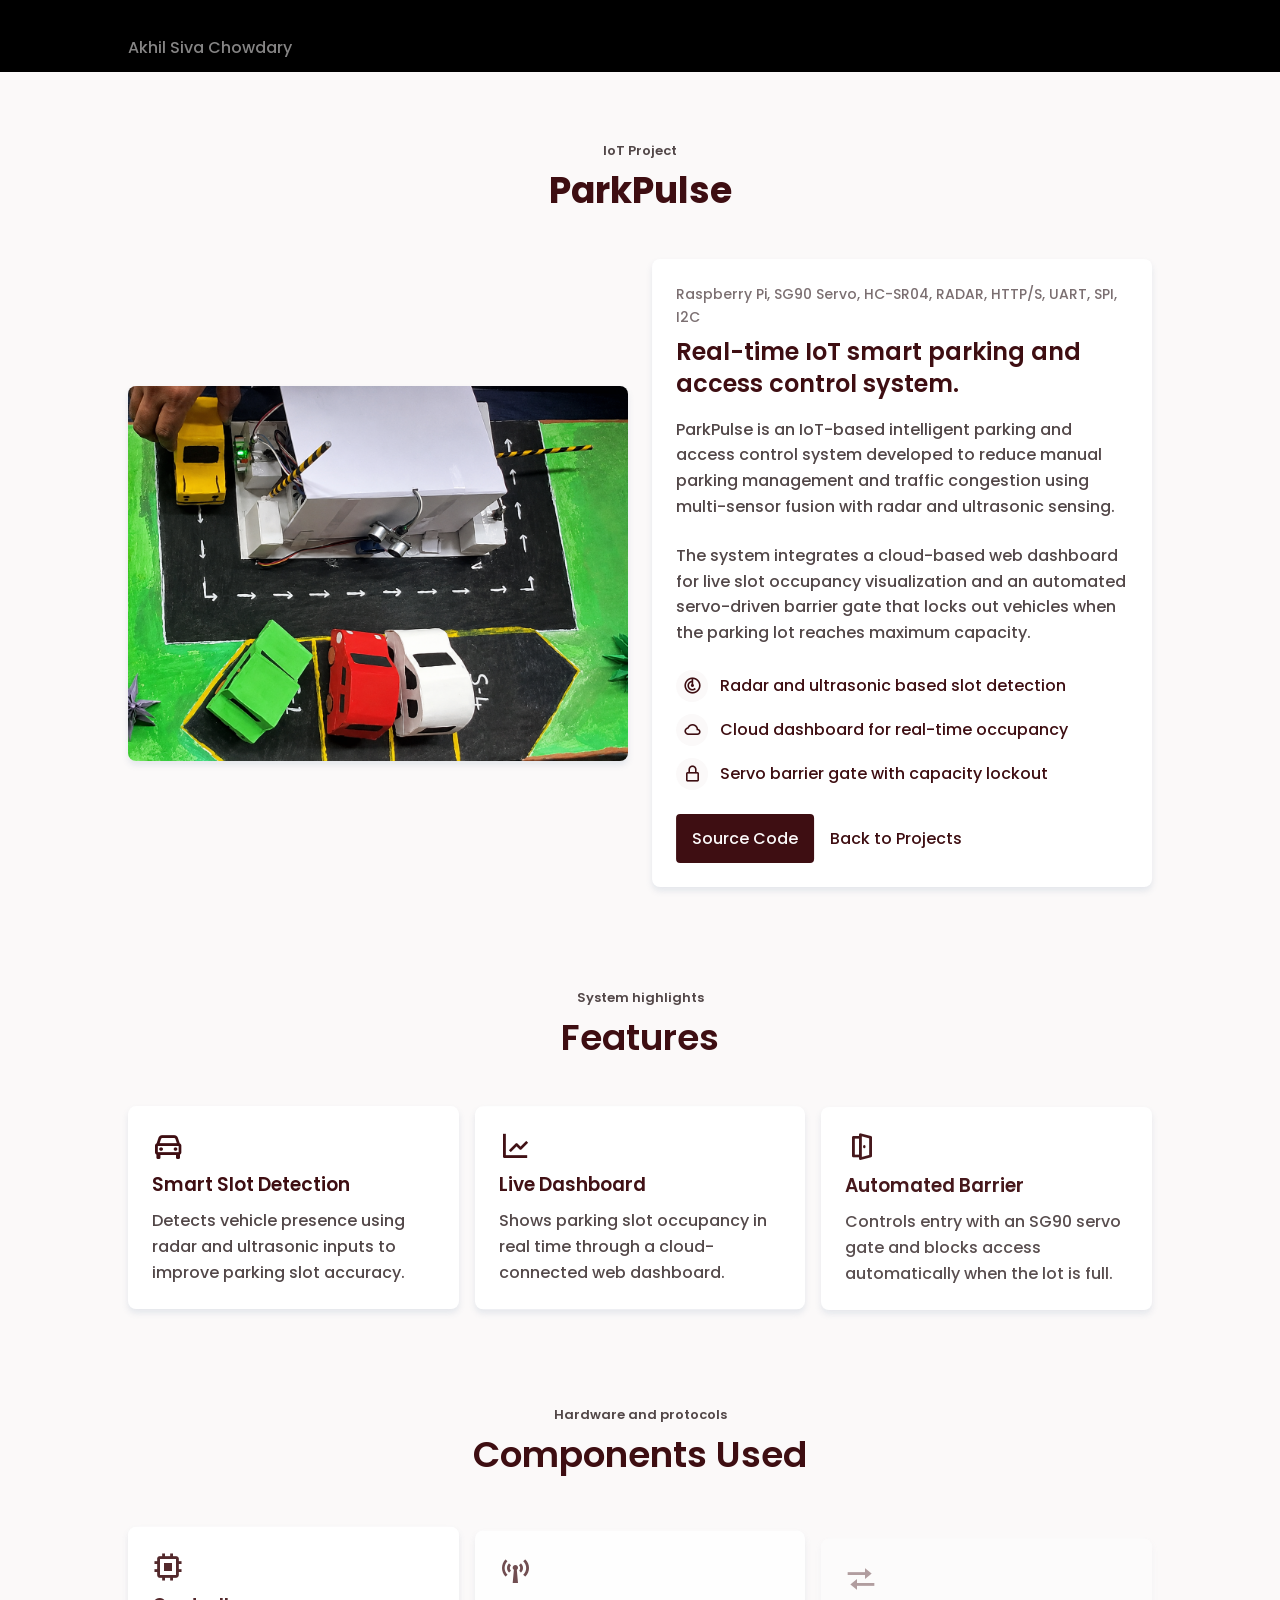
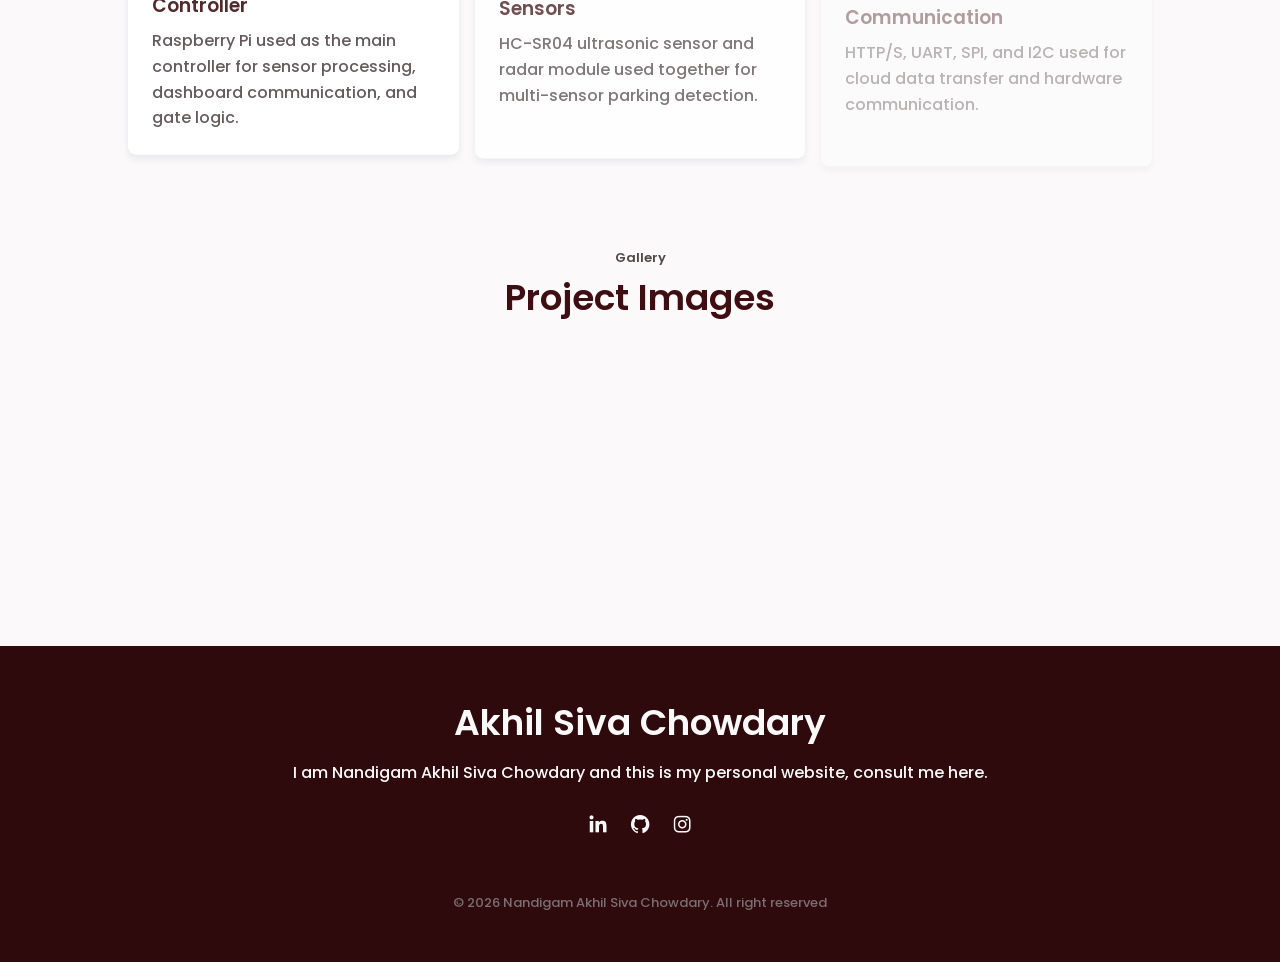
<file: parkpulse.html>
<!DOCTYPE html>
<html lang="en">
<head>
    <meta charset="UTF-8">
    <meta name="viewport" content="width=device-width, initial-scale=1.0">
    <link rel="stylesheet" href="assets/css/styles.css">
    <link href='https://unpkg.com/boxicons@2.0.7/css/boxicons.min.css' rel="stylesheet" >

    <title>ParkPulse Project | Akhil Siva Chowdary</title>
</head>
<body>
    <a href="#" class="scrolltop" id="scroll-top">
        <i class='bx bx-chevron-up scrolltop__icon'></i>
    </a>

    <header class="l-header" id="header">
        <nav class="nav bd-container">
            <a href="index.html#home" class="nav__logo">Akhil Siva Chowdary</a>
            <div class="nav__menu" id="nav-menu">
                <ul class="nav__list">
                    <li class="nav__item"><a href="index.html#home" class="nav__link">Home</a></li>
                    <li class="nav__item"><a href="index.html#about" class="nav__link">About</a></li>
                    <li class="nav__item"><a href="index.html#services" class="nav__link">Skills</a></li>
                    <li class="nav__item"><a href="index.html#portfolio" class="nav__link active-link">Projects</a></li>
                    <li class="nav__item"><a href="index.html#contact" class="nav__link">ContactMe</a></li>
                </ul>
            </div>

            <div class="nav__toggle" id="nav-toggle">
                <i class='bx bx-menu'></i>
            </div>
        </nav>
    </header>

    <main class="l-main project-page">
        <section class="project-detail section bd-container">
            <span class="section-subtitle project-detail__eyebrow">IoT Project</span>
            <h1 class="section-title project-detail__title">ParkPulse</h1>

            <div class="project-detail__hero bd-grid">
                <div class="project-detail__media">
                    <img src="assets/images/ParkPulse.png" alt="ParkPulse smart parking and access control system">
                </div>

                <div class="project-detail__content">
                    <span class="project-detail__tag">Raspberry Pi, SG90 Servo, HC-SR04, RADAR, HTTP/S, UART, SPI, I2C</span>
                    <h2 class="project-detail__heading">Real-time IoT smart parking and access control system.</h2>
                    <p class="project-detail__description">
                        ParkPulse is an IoT-based intelligent parking and access control system developed to reduce manual parking management and traffic congestion using multi-sensor fusion with radar and ultrasonic sensing.
                    </p>
                    <p class="project-detail__description">
                        The system integrates a cloud-based web dashboard for live slot occupancy visualization and an automated servo-driven barrier gate that locks out vehicles when the parking lot reaches maximum capacity.
                    </p>

                    <div class="project-detail__points">
                        <div>
                            <i class='bx bx-radar'></i>
                            <span>Radar and ultrasonic based slot detection</span>
                        </div>
                        <div>
                            <i class='bx bx-cloud'></i>
                            <span>Cloud dashboard for real-time occupancy</span>
                        </div>
                        <div>
                            <i class='bx bx-lock-alt'></i>
                            <span>Servo barrier gate with capacity lockout</span>
                        </div>
                    </div>

                    <div class="project-detail__actions">
                        <a href="https://github.com/Nandigam-Akhil-Siva-Chowdary/ParkPulse" class="button">Source Code</a>
                        <a href="index.html#portfolio" class="button button-link">Back to Projects</a>
                    </div>
                </div>
            </div>
        </section>

        <section class="project-info section bd-container">
            <span class="section-subtitle">System highlights</span>
            <h2 class="section-title">Features</h2>

            <div class="project-info__grid bd-grid">
                <div class="project-info__box">
                    <i class='bx bx-car project-info__icon'></i>
                    <h3>Smart Slot Detection</h3>
                    <p>Detects vehicle presence using radar and ultrasonic inputs to improve parking slot accuracy.</p>
                </div>

                <div class="project-info__box">
                    <i class='bx bx-line-chart project-info__icon'></i>
                    <h3>Live Dashboard</h3>
                    <p>Shows parking slot occupancy in real time through a cloud-connected web dashboard.</p>
                </div>

                <div class="project-info__box">
                    <i class='bx bx-door-open project-info__icon'></i>
                    <h3>Automated Barrier</h3>
                    <p>Controls entry with an SG90 servo gate and blocks access automatically when the lot is full.</p>
                </div>
            </div>
        </section>

        <section class="project-info section bd-container">
            <span class="section-subtitle">Hardware and protocols</span>
            <h2 class="section-title">Components Used</h2>

            <div class="project-info__grid bd-grid">
                <div class="project-info__box">
                    <i class='bx bx-chip project-info__icon'></i>
                    <h3>Controller</h3>
                    <p>Raspberry Pi used as the main controller for sensor processing, dashboard communication, and gate logic.</p>
                </div>

                <div class="project-info__box">
                    <i class='bx bx-broadcast project-info__icon'></i>
                    <h3>Sensors</h3>
                    <p>HC-SR04 ultrasonic sensor and radar module used together for multi-sensor parking detection.</p>
                </div>

                <div class="project-info__box">
                    <i class='bx bx-transfer project-info__icon'></i>
                    <h3>Communication</h3>
                    <p>HTTP/S, UART, SPI, and I2C used for cloud data transfer and hardware communication.</p>
                </div>
            </div>
        </section>

        <section class="project-gallery section bd-container">
            <span class="section-subtitle">Gallery</span>
            <h2 class="section-title">Project Images</h2>

            <div class="project-gallery__grid bd-grid">
                <img src="assets/images/ParkPulse.png" alt="ParkPulse project image">
                <img src="assets/images/pp1.png" alt="ParkPulse dashboard or prototype detail">
                <img src="assets/images/pp2.png" alt="ParkPulse access control setup">
            </div>
        </section>

        <footer class="footer">
            <div class="footer__container bd-container">
                <h1 class="footer__title">Akhil Siva Chowdary</h1>
                <p class="footer__description">I am Nandigam Akhil Siva Chowdary and this is my personal website, consult me here.</p>

                <div class="footer__social">
                    <a href="https://www.linkedin.com/in/akhil-siva-chowdary-nandigam-897a99356" class="footer__link"><i class='bx bxl-linkedin'> </i></a>
                    <a href="https://github.com/Nandigam-Akhil-Siva-Chowdary" class="footer__link"><i class='bx bxl-github'> </i></a>
                    <a href="https://www.instagram.com/siva_._chowdary_/" class="footer__link"><i class='bx bxl-instagram'> </i></a>
                </div>
                <p class="footer__copy">&#169; 2026 Nandigam Akhil Siva Chowdary. All right reserved</p>
            </div>
        </footer>
    </main>

    <script src="assets/js/gsap.min.js"></script>
    <script src="assets/js/main.js"></script>
</body>
</html>
</file>
<file: assets/css/styles.css>
@import url('https://fonts.googleapis.com/css2?family=Poppins:wght@400;500;700&display=swap');

:root {
    --header-height: 3rem;


    --first-color:#3E0E12;
    --first-color-dark:#2F0a0D;
    --text-color: #524748;
    --first-color-light: #7B6F71;
    --first-color-lighten: #FBF9F9;

    --body-font: 'Poppins', sans-serif; 
    --biggest-font-size: 2.5rem;
    --h1-font-size: 1.5rem;
    --h2-font-size: 1.25rem;
    --h3-font-size: 1.125rem;
    --normal-font-size: .938rem;
    --small-font-size: .813rem;
    --smaller-font-size: .75rem;

    --font-medium: 500;
    --font-semi-bold: 600;
    --font-bold: 700;

    --mb-1: .5rem;
    --mb-2: 1rem;
    --mb-3: 1.5rem;
    --mb-4: 2rem;
    --mb-5: 2.5rem;
    --mb-6: 3rem;
    
    --z-normal: 1;
    --z-tooltip: 10;
    --z-fixed: 100;
}

@media screen and (min-width: 768px){
    :root{
        --biggest-font-size: 4.5rem;
        --h1-font-size: 2.25rem;
        --h2-font-size: 1.5rem;
        --h3-font-size: 1.25rem;
        --normal-font-size: 1rem;
        --small-font-size: .875rem;
        --smaller-font-size: .813rem;
    }
}

*, ::before, ::after{
    box-sizing: border-box;
}

html{
    scroll-behavior: smooth;
}

body{
    margin: var(--header-height) 0 0 0;
    font-family: var(--body-font);
    font-size: var(--normal-font-size);
    font-weight: var(--font-medium);
    background-color: var(--first-color-lighten);
    color: var(--text-color);
    line-height: 1.6;
}

h1, h2, h3, ul, p{
    margin: 0;
}

h2, h3{
    font-weight: var(--font-semi-bold);
}

ul{
    padding: 0;
    list-style: none;
}

a{
    text-decoration: none;
}

img{
    max-width: 100%;
    height: auto;
    display: block;
}

.section{
    padding:4rem 0 2rem;
}

.section-title, .section-subtitle{
    text-align: center;
}

.section-title{
    font-size: var(--h1-font-size);
    color: var(--first-color);
    margin-bottom: var(--mb-3);
}

.section-subtitle{
    display: block;
    font-size: var(--smaller-font-size);
    font-weight: var(--font-semi-bold);
}

.bd-container{
    max-width: 1024px;
    width: calc(100% - 2rem);
    margin-left: var(--mb-2);
    margin-right: var(--mb-2);
}

.bd-grid{
    display: grid;
    gap: 1.5rem;
}

.l-header{
    width: 100%;
    position: fixed;
    top: 0;
    left: 0;
    z-index: var(--z-fixed);
    background-color: #000;
}

.nav{
    height: var(--header-height);
    display: flex;
    align-items: center;
    justify-content: space-between;
}

@media screen and (max-width: 768px){
    .nav__menu{
        position: fixed;
        top: -100%;
        left: 0;
        width: 100%;
        padding-top: 1.5rem;
        text-align: center;
        background-color: #000;
        transition: .4s;
        box-shadow: 0 2px 4px rgba(0, 0, 0, 0.1); 
        border-radius: 0 0 1rem 1rem;
    }
}

.nav__item{
    margin-bottom: var(--mb-3);
}

.nav__link{
    color: var(--first-color-lighten);
    transition: .3s;
}

.nav__link:hover{
    color: var(--first-color-light);
}

.nav__logo, .nav__toggle{
    color: var(--first-color-lighten);
}

.nav__toggle{
    font-size: 1.3rem;
    cursor: pointer;
}

.show-menu{
    top:var(--header-height);
}

.active-link{
    position: relative;
}

.active-link::after{
    content: '';
    position: absolute;
    left: 0;
    bottom: -.7rem;
    width: 65%;
    height: 3px;
    background-color: var(--first-color-light);
}

.scroll-header{
    background-color: var(--first-color-lighten);
    box-shadow: 0 2px 4px rgba(0, 0, 0, .1);
}

.scroll-header .nav__logo, .scroll-header .nav__toggle, .scroll-header .nav__link{
    color: var(--first-color-dark);
}

.scroll-header .nav__menu{
    background-color: var(--first-color-lighten);
}

.scrolltop{
    position: fixed;
    right: 1rem;
    bottom: -20%;
    display: flex;
    justify-content: center;
    align-items: center;
    padding: .5rem;
    background: rgba(123, 111, 113, .7);
    border-radius: .5rem;
    z-index: var(--z-tooltip);
    transition: .4s;
    
    visibility: hidden;
}

.scrolltop:hover{
    background: var(--first-color);
}

.scrolltop__icon{
    font-size: 2rem;
    color: var(--first-color-lighten);

}

.show-scroll{
    visibility: visible;
    bottom: 1.5rem;
}

.home{
    background-color: #000;
    overflow: hidden;
}

.home__container{
    position: relative;
    height: calc(100vh - var(--header-height));
    grid-template-rows: repeat(2, max-content);
    align-content: space-around;
    row-gap: 2rem;
}

.home__data{
    border-left: 4px solid var(--first-color-lighten);
    color: var(--first-color-lighten);
    padding-left: 1.5rem;
    z-index: var(--z-tooltip);
}

.home_name{
    font-size: var(--biggest-font-size);
}

.home__greeting, .home__profession{
    display: block;
    font-weight: var(--font-bold);
}

.home__greeting{
    font-size: .813rem;
}

.home__profession{
    font-size: .938rem;
    margin-bottom: var(--mb-3);
    min-height: 1.6em;
    position: relative;
    width: min(100%, 18ch);
}

.home__profession-text{
    animation: typing-cycle 9s steps(var(--typing-steps), end) infinite;
    border-right: 2px solid var(--first-color-lighten);
    left: 0;
    opacity: 0;
    overflow: hidden;
    position: absolute;
    top: 0;
    white-space: nowrap;
    width: 0;
}

.home__profession-text--iot{
    --typing-steps: 12;
    --typing-width: 12ch;
}

.home__profession-text--python{
    --typing-steps: 16;
    --typing-width: 16ch;
    animation-delay: 3s;
}

.home__profession-text--web{
    --typing-steps: 13;
    --typing-width: 13ch;
    animation-delay: 6s;
}

@keyframes typing-cycle{
    0%{
        opacity: 1;
        width: 0;
    }

    18%{
        opacity: 1;
        width: var(--typing-width);
    }

    28%{
        opacity: 1;
        width: var(--typing-width);
    }

    33%,
    100%{
        opacity: 0;
        width: 0;
    }
}

.home__img{
    position:absolute;
    right: 0;
    bottom: 0;
}

.home__img img{
    width: 285px;
}

.home__social{
    display: flex;
    flex-direction: column;
}

.home__social-icon{
    width: max-content;
    font-size: 1.3rem;
    margin-bottom: var(--mb-2);
    color: var(--first-color-lighten);
}

.home__social-icon:hover{
    color: var(--first-color-light);
}

.button{
    display: inline-block;
    background-color: var(--first-color);
    color: var(--first-color-lighten);
    padding: .75rem 1rem;
    border-radius: .25rem;
    transition: .3s;
}

.button:hover{
    background-color: var(--first-color-dark);
}

.button-light{
    background-color: var(--first-color-light);
}

.button-white{
    background-color: var(--first-color-lighten);
    color: var(--first-color-dark);
}

.button-white:hover{
    background-color: var(--first-color-lighten);
}

.button-link{
    background: none;
    color: var(--first-color);
    padding: 0;
}

.home__button{
    z-index: 10;
    opacity: 1;
}

.button-link:hover{
    background: none;
}

.about__data{
    text-align: center;
}

.about__description{
    font-size: var(--h2-font-size);
    font-weight: var(--font-semi-bold);
    color: var(--first-color);
}

.about__number{
    font-size: var(--h1-font-size);
    color: var(--first-color);
    display: block;
}

.about__img{
    justify-self: center;
    width: 220px;
    border-radius: .5rem;
}

/* Qualification */
.qualification__container{
    row-gap: 2.5rem;
}

.qualification__title{
    font-size: var(--h3-font-size);
    color: var(--first-color);
    margin-bottom: var(--mb-2);
    display: flex;
    align-items:last baseline
}

.qualification__title-icon{
    font-size: 1.5rem;
    margin-right: var(--mb-1);
}

.qualification__box{
    padding-bottom: 1rem;
    border-bottom: 1px solid #ccc;
    margin: var(--mb-2) 0;
}

.qualification__area{
    font-size: var(--normal-font-size);
    color: var(--first-color);
    margin-bottom: var(--mb-1);
    font-weight: var(--font-medium);
}

.qualification__icon, .qualification__work{
    font-size: var(--smaller-font-size);
    color: var(--first-color-light);
}

.qualification__work{
    display: block;
}

/* Services */

.services__filter > input{
    position: absolute;
    opacity: 0;
    pointer-events: none;
}

.services__tabs{
    display: flex;
    flex-wrap: wrap;
    justify-content: center;
    gap: .75rem;
    margin-bottom: var(--mb-3);
}

.services__tab{
    padding: .55rem 1rem;
    border-radius: .5rem;
    color: var(--first-color);
    background-color: #fff;
    box-shadow: 0 3px 6px rgba(174, 190, 205, .25);
    cursor: pointer;
    transition: .3s;
}

.services__tab:hover{
    transform: translateY(-.15rem);
}

#skill-all:checked ~ .services__tabs .services__tab--all,
#skill-iot:checked ~ .services__tabs .services__tab--iot,
#skill-ml:checked ~ .services__tabs .services__tab--ml,
#skill-web:checked ~ .services__tabs .services__tab--web{
    color: #fff;
    background-color: var(--first-color);
}

.services__data{
    padding: 1.35rem .85rem;
    background-color: #fff;
    border-radius: .5rem;
    text-align: center;
    transition: .4s;
    box-shadow: 0 4px 6px rgba(174, 190, 205, .3);
}

.services__container{
    gap: 1rem;
    justify-content: center;
    grid-template-columns: repeat(2, minmax(0, 145px));
}

.skill-card{
    display: block;
}

#skill-iot:checked ~ .services__container .skill-card,
#skill-ml:checked ~ .services__container .skill-card,
#skill-web:checked ~ .services__container .skill-card{
    display: none;
}

#skill-iot:checked ~ .services__container .skill-iot,
#skill-ml:checked ~ .services__container .skill-ml,
#skill-web:checked ~ .services__container .skill-web{
    display: block;
}

.services__icon, .services__title{
    color: var(--first-color);
}

.services__icon{
    display: inline-flex;
    align-items: center;
    justify-content: center;
    height: 2.4rem;
    margin-bottom: var(--mb-1);
    font-size: 2.25rem;
}

.services__icon-text{
    width: 2.4rem;
    border-radius: 50%;
    border: 2px solid var(--first-color);
    font-size: var(--small-font-size);
    font-weight: var(--font-bold);
    line-height: 1;
}

.services__title{
    font-size: var(--normal-font-size);
    min-height: 2.6rem;
    display: flex;
    align-items: center;
    justify-content: center;
    margin-bottom: var(--mb-1);
}

.services__description{
    margin-bottom: var(--mb-4);
}

.services__data:hover{
    transform: translateY(-.5rem);
    box-shadow: 0 6px 8px rgba(174, 190, 205, .4);

}

/* project */
.project__container{
    padding: 1.5rem 1rem;
    background-color: var(--first-color-dark);
    color: var(--first-color-lighten);
    border-radius: .5rem;
    text-align: center;
}

.project__icon, .project__title{
    margin-bottom: var(--mb-1);
}

.project__icon{
    font-size: 3.5rem;
}

.project__title{
    font-size: 1.5rem;
}

.project__description{
    margin-bottom: var(--mb-4);
}

/* portfolio */

.portfolio__nav{
    text-align: center;
    margin-bottom: var(--mb-3);
}

.portfolio__item{
    margin: 0 var(--mb-2) ;
    cursor: pointer;
}

.portfolio__content{
    background-color: #fff;
    border-radius: .5rem;
    overflow:hidden;
    box-shadow: 0 4px 6px rgba(174, 190, 205, .3);
}

.portfolio__img{
    width: 100%;
    transition: .4s;
}

.portfolio__data{
    padding:1.5rem;
}

.portfolio__subtitle{
    font-size: var(--small-font-size);
    color: var(--first-color-light);
}

.portfolio__title{
    font-size: var(--h3-font-size);
    color: var(--first-color);
    margin: var(--mb-2) 0;
}

.portfolio__content:hover{
    box-shadow: 0 6px 8px rgba(174,190,205,.4);
}

.portfolio__content:hover .portfolio__img{
    transform: scale(1.02);
}

.active-portfolio{
    color: var(--first-color-dark);
    font-weight: var(--font-semi-bold);
}

/* Project detail page */
.project-page{
    padding-top: 2rem;
}

.project-detail{
    min-height: calc(100vh - var(--header-height));
    display: grid;
    align-content: center;
}

.project-detail__title{
    margin-bottom: var(--mb-4);
}

.project-detail__hero{
    align-items: center;
}

.project-detail__media{
    overflow: hidden;
    border-radius: .5rem;
    background-color: #fff;
    box-shadow: 0 4px 6px rgba(174, 190, 205, .3);
}

.project-detail__media img{
    width: 100%;
    aspect-ratio: 4 / 3;
    object-fit: cover;
}

.project-detail__content{
    background-color: #fff;
    border-radius: .5rem;
    padding: 1.5rem;
    box-shadow: 0 4px 6px rgba(174, 190, 205, .3);
}

.project-detail__tag{
    display: inline-block;
    color: var(--first-color-light);
    font-size: var(--small-font-size);
    margin-bottom: var(--mb-1);
}

.project-detail__heading{
    color: var(--first-color);
    font-size: var(--h2-font-size);
    line-height: 1.35;
    margin-bottom: var(--mb-2);
}

.project-detail__description{
    margin-bottom: var(--mb-3);
}

.project-detail__points{
    display: grid;
    gap: .75rem;
    margin-bottom: var(--mb-3);
}

.project-detail__points div{
    display: flex;
    align-items: center;
    gap: .75rem;
    color: var(--first-color);
}

.project-detail__points i{
    display: inline-flex;
    align-items: center;
    justify-content: center;
    min-width: 2rem;
    height: 2rem;
    border-radius: 50%;
    background-color: var(--first-color-lighten);
    font-size: 1.2rem;
}

.project-detail__actions{
    display: flex;
    flex-wrap: wrap;
    align-items: center;
    gap: 1rem;
}

.project-info__grid,
.project-achievements__list,
.project-gallery__grid{
    gap: 1rem;
}

.project-info__box,
.project-achievements__item{
    background-color: #fff;
    border-radius: .5rem;
    padding: 1.5rem;
    box-shadow: 0 4px 6px rgba(174, 190, 205, .3);
}

.project-info__icon{
    color: var(--first-color);
    font-size: 2rem;
    margin-bottom: var(--mb-1);
}

.project-info__box h3{
    color: var(--first-color);
    margin-bottom: var(--mb-1);
}

.project-achievements__item{
    display: flex;
    gap: 1rem;
}

.project-achievements__item span{
    color: var(--first-color);
    font-size: var(--h2-font-size);
    font-weight: var(--font-bold);
    line-height: 1;
}

.project-gallery__grid img{
    width: 100%;
    aspect-ratio: 4 / 3;
    object-fit: cover;
    border-radius: .5rem;
    box-shadow: 0 4px 6px rgba(174, 190, 205, .3);
}

/* contact */
.contact__container{
    row-gap: 2.5rem;
}

.contact__content{
    grid-template-columns: repeat(auto-fit, minmax(220px, 1fr));
}

.contact__box{
    background-color: #FFF;
    border-radius: .5rem;
    padding: 1.5rem;
    text-align: center;
    box-shadow: 0 4px 6px rgba(174, 190, 205, .3);
}

.contact__icon, .contact__title{
    color: var(--first-color)
}

.contact__icon{
    font-size: 2rem;
}

.contact__title{
    font-size: var(--h3-font-size);
    margin: var(--mb-1) 0;
}

.contact__box:hover{
    box-shadow: 0 6px 8px rgba(174,190,205,.4);
}

.contact__inputs{
    display: grid;
    grid-template-columns: repeat(2,1fr);
    column-gap: 1rem;
}

.contact__input, .contact__button{
    outline: none;
    font-family: var(--body-font);
    font-size: var(--normal-font-size);
}

.contact__input{
    width: 100%;
    padding: 1rem;
    border: 2px solid var(--first-color-light);
    color: var(--first-color);
    border-radius: .5rem;
    margin-bottom: var(--mb-1);
}

.contact::placeholder{
    color: var(--first-color-light);
    font-family: var(--body-font);
    font-weight: var(--font-semi-bold);
}

.contact__button{
    cursor: pointer;
    border: none;
    padding-top: .45rem;
    padding-bottom: .45rem;
    line-height: 1.2;
    max-height: 8vh;
}

/* footer  */ 
.footer{
    background-color: var(--first-color-dark);
    color: var(--first-color-lighten);
    text-align: center;
}

.footer__container{
    padding: 3rem 0;
}

.footer__title{
    font-size: var(--h1-font-size);
    margin-bottom: var(--mb-1);
    font-weight: var(--font-semi-bold);
}

.footer__description{
    margin-bottom: var(--mb-3);
}

.footer__social{
    margin-bottom: var(--mb-6);
}

.footer__link{
    font-size: 1.4rem;
    color: var(--first-color-lighten);
    margin: 0 var(--mb-1);
    transition: .3s;
}

.footer__link:hover{
    color: var(--first-color-light);
}

.footer__copy{
    font-size: var(--smaller-font-size);
    color: var(--first-color-light);
}

@media screen and (min-width: 576px){
    .home__img img{
        width: 330px;
    }

    .about__container,
    .qualification__container,
    .profile__container{
        grid-template-columns: repeat(2,1fr);
    }

    .services__container{
        grid-template-columns: repeat(3, 170px);
    }

    .contact__form{
        width: 450px;
        justify-self: center;
    }
}

@media screen and (min-width: 576px){
    body{
        margin: 0;
    }
    .section{
        padding-top: 6px;
    }
    .section-title{
        margin-bottom: var(--mb-5);
    }

    .nav{
        height: calc(var(--header-height) + 1.5rem);
    }
    .nav__list{
        display: flex;
    }
    .nav__item{
        margin-left: var(--mb-5);
        margin-bottom: 0;

    }
    .nav__toggle{
        display: none;

    }

    .home__container{
        height: 100vh;
        grid-template-rows: max-content .5fr;
        align-content: flex-end;
    }

    .home__greeting{
        font-size: 1.25rem;
    }
    .home__profession{
        font-size: 2rem;
    }
    .home__social{
        flex-direction: row;
        align-items: center;
    }
    .home__social-icon{
        margin-right: var(--mb-4);
        margin-bottom: 0;
    }
    .home__img img{
        width: 440px;
    }

    .about__description{
        text-align: initial;
    }
    .about__img{
        width: 300px;
    }

    .qualification__box{
        display: flex;
        justify-content: space-between;
    }

    .portfolio__container{
        grid-template-columns: repeat(3, 1fr);
    }

    .project-page{
        padding-top: calc(var(--header-height) + 1.5rem);
    }

    .project-page .section{
        padding-top: 4rem;
    }

    .project-detail__hero{
        grid-template-columns: 1fr 1fr;
    }

    .project-info__grid,
    .project-gallery__grid{
        grid-template-columns: repeat(3, 1fr);
    }

    .services__container{
        grid-template-columns: repeat(5, 170px);
    }
    
    .project__container{
        padding: 4.5rem 0;
    }
    .project__data{
        display: flex;
        justify-content: space-evenly;
        align-items: center;
    }
    .project__icon, .project__title, .project__description{
        margin-bottom: 0;
    }

    .project__icon{
        font-size: 6rem;
    }
    .project__title{
        font-size: 2.5rem;
    }
}

@media screen and (min-width: 1024px){
    .bd-container{
        margin-left: auto;
        margin-right: auto;
    }

    .qualification__container{
        column-gap: 6rem;
    }
}
</file>
